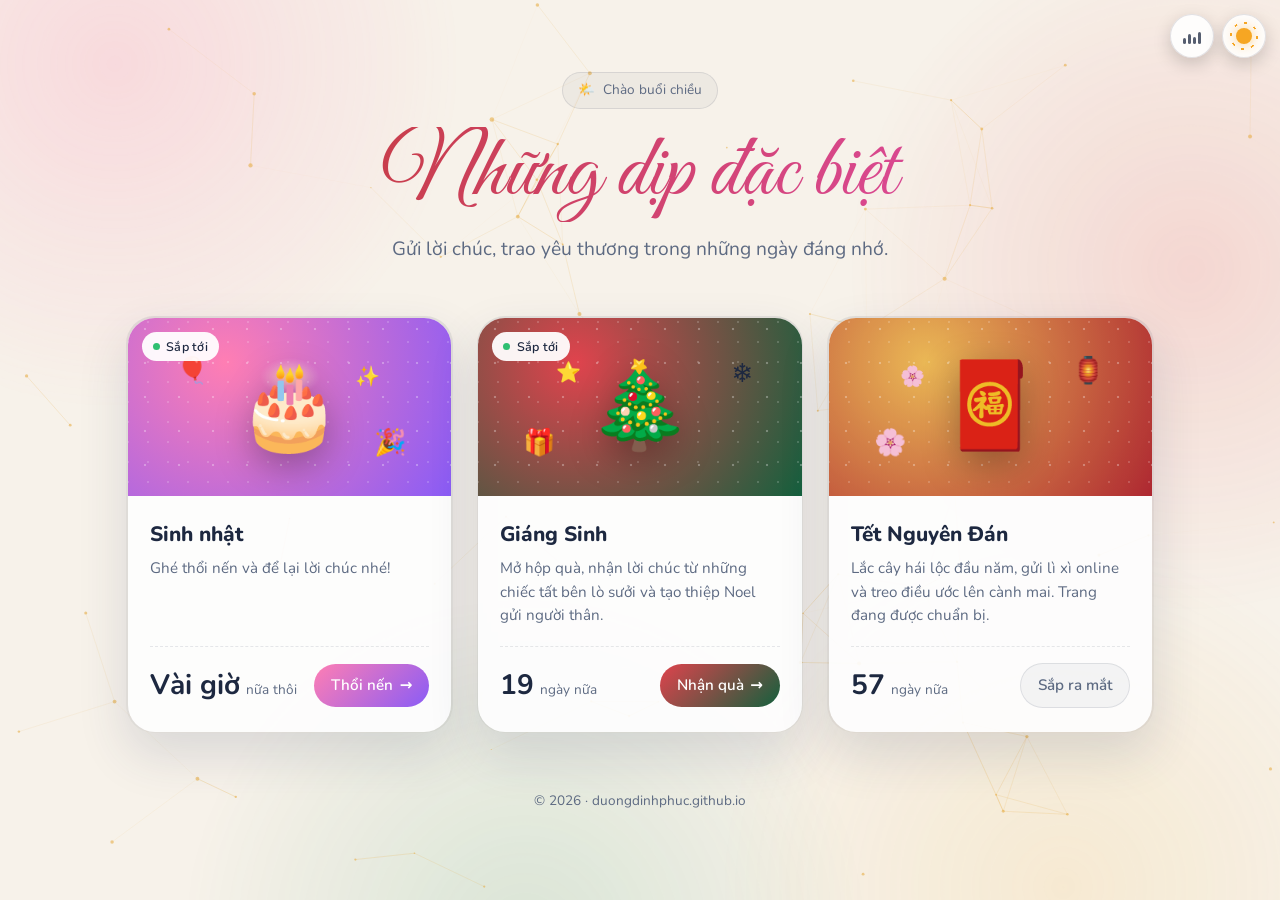
<file: index.html>
<!DOCTYPE html>
<html lang="vi">
<head>
<meta charset="UTF-8">
<meta name="viewport" content="width=device-width, initial-scale=1.0">
<title>Những Dịp Đặc Biệt ✨</title>
<script>
  /* Link thiệp cũ (gửi trước khi trang Giáng Sinh chuyển vào /christmas/) vẫn mở đúng thiệp */
  (function(){var q=location.search;if(/[?&](to|msg|from|theme|font)=/.test(q))location.replace('christmas/'+q+location.hash);})();
</script>
<script src="assets/theme-init.js?v=5"></script>
<link rel="stylesheet" href="assets/site.css?v=5">
<meta name="description" content="Những dịp đặc biệt: gửi lời chúc, trao yêu thương trong những ngày đáng nhớ.">
<meta property="og:type" content="website">
<meta property="og:url" content="https://duongdinhphuc.github.io/">
<meta property="og:title" content="Những Dịp Đặc Biệt ✨">
<meta property="og:description" content="Gửi lời chúc, trao yêu thương trong những ngày đáng nhớ ✨">
<meta property="og:image" content="https://duongdinhphuc.github.io/og-image.png">
<meta property="og:image:width" content="1200">
<meta property="og:image:height" content="630">
<meta property="og:locale" content="vi_VN">
<meta name="twitter:card" content="summary_large_image">
<meta name="twitter:image" content="https://duongdinhphuc.github.io/og-image.png">
<link rel="icon" href="data:image/svg+xml,<svg xmlns='http://www.w3.org/2000/svg' viewBox='0 0 100 100'><text y='.9em' font-size='90'>✨</text></svg>">
<link rel="preconnect" href="https://fonts.googleapis.com">
<link rel="preconnect" href="https://fonts.gstatic.com" crossorigin>
<link href="https://fonts.googleapis.com/css2?family=Nunito:wght@400;500;600;700;800&family=Dancing+Script:wght@600;700&family=Great+Vibes&display=swap" rel="stylesheet">
<style>
  @property --ang{syntax:"<angle>";inherits:false;initial-value:0deg}
  :root{
    --bg:#0b1324;--surface:rgba(21,31,58,.86);--surface2:rgba(255,255,255,.05);
    --line:rgba(255,255,255,.10);--text:#f6f1e7;--muted:#a3afc5;--shadow:0 22px 50px rgba(0,0,0,.35);
    --t1:#ffd98a;--t2:#ff9fb8;--t3:#9fd3ff;--spark:255,236,180;--blob:.55;
  }
  @media (prefers-color-scheme: light){:root:not([data-theme="dark"]){
    --bg:#f7f2ea;--surface:rgba(255,255,255,.92);--surface2:rgba(20,30,60,.04);
    --line:rgba(20,30,60,.10);--text:#1d2840;--muted:#5d6a82;--shadow:0 22px 50px rgba(40,60,100,.14);
    --t1:#c0392b;--t2:#d9488f;--t3:#7a4cf0;--spark:230,170,60;--blob:.35}}
  :root[data-theme="light"]{
    --bg:#f7f2ea;--surface:rgba(255,255,255,.92);--surface2:rgba(20,30,60,.04);
    --line:rgba(20,30,60,.10);--text:#1d2840;--muted:#5d6a82;--shadow:0 22px 50px rgba(40,60,100,.14);
    --t1:#c0392b;--t2:#d9488f;--t3:#7a4cf0;--spark:230,170,60;--blob:.35}

  *{box-sizing:border-box;margin:0;padding:0}
  body{font-family:var(--font-body);font-size:var(--fs-body);line-height:var(--lh-body);color:var(--text);background:var(--bg);min-height:100vh;overflow-x:hidden}

  /* ---------- Nền: các đốm màu trôi chậm + lấp lánh ---------- */
  .bg{position:fixed;inset:0;z-index:-1;pointer-events:none;overflow:hidden}
  #sky{position:absolute;inset:0;width:100%;height:100%}
  #fx{position:fixed;inset:0;width:100%;height:100%;pointer-events:none;z-index:40}
  .blob{position:absolute;width:62vmax;height:62vmax;border-radius:50%;opacity:var(--blob);will-change:transform;
        background:radial-gradient(circle,var(--bc) 0%,transparent 62%);animation:drift var(--t) ease-in-out infinite alternate}
  .b1{--bc:rgba(255,120,170,.55);left:-22vmax;top:-26vmax;--t:22s}
  .b2{--bc:rgba(230,60,70,.42);right:-24vmax;top:-10vmax;--t:27s;animation-delay:-8s}
  .b3{--bc:rgba(40,150,95,.40);left:10vmax;bottom:-34vmax;--t:25s;animation-delay:-14s}
  .b4{--bc:rgba(246,183,60,.38);right:-14vmax;bottom:-30vmax;--t:30s;animation-delay:-4s}
  @keyframes drift{0%{transform:translate(0,0) scale(1)}50%{transform:translate(6vmax,4vmax) scale(1.08)}100%{transform:translate(-4vmax,7vmax) scale(.95)}}
  .sp{position:absolute;border-radius:50%;background:rgb(var(--spark));opacity:0;will-change:transform,opacity;
      animation:float var(--t) linear infinite;animation-delay:var(--d)}
  @keyframes float{0%{transform:translateY(0) scale(.6);opacity:0}15%{opacity:.8}85%{opacity:.6}100%{transform:translateY(-60vh) scale(1);opacity:0}}

  .wrap{max-width:1060px;margin:0 auto;padding:72px 16px 48px}

  /* ---------- Phần đầu ---------- */
  header{text-align:center;margin-bottom:52px}
  .hello{display:inline-flex;align-items:center;gap:.5rem;font-size:var(--fs-label);color:var(--muted);background:var(--surface2);
         border:1px solid var(--line);padding:.4rem .95rem;border-radius:999px;margin-bottom:18px}
  .hello .ico{display:inline-block;animation:wave 2.6s ease-in-out infinite;transform-origin:70% 70%}
  @keyframes wave{0%,60%,100%{transform:rotate(0)}10%{transform:rotate(14deg)}20%{transform:rotate(-8deg)}30%{transform:rotate(12deg)}40%{transform:rotate(-4deg)}}
  h1{font-family:var(--font-display);font-weight:400;font-size:var(--fs-display);line-height:1.08;padding:0 .1em;
     background:linear-gradient(100deg,var(--t1) 0%,var(--t2) 30%,var(--t3) 50%,var(--t2) 70%,var(--t1) 100%);background-size:250% 100%;
     -webkit-background-clip:text;background-clip:text;color:transparent;animation:shine 7s linear infinite}
  @keyframes shine{to{background-position:-250% 0}}
  .lead{color:var(--muted);font-size:var(--fs-lead);max-width:520px;margin:12px auto 0;line-height:1.6}

  /* ---------- Ô các dịp ---------- */
  .grid{display:grid;grid-template-columns:repeat(auto-fit,minmax(280px,1fr));gap:24px;perspective:1100px}
  .tile{position:relative;display:block;text-decoration:none;color:inherit;border-radius:28px;padding:1.5px;
        background:var(--line);box-shadow:var(--shadow);transform-style:preserve-3d;outline:none;
        transform:rotateX(var(--rx,0deg)) rotateY(var(--ry,0deg)) translateY(var(--ty,0px));
        transition:transform .45s cubic-bezier(.2,.8,.2,1),box-shadow .35s}
  .tile.live{transition:transform .08s linear,box-shadow .35s}
  /* viền phát sáng xoay khi rê chuột */
  .tile::before{content:"";position:absolute;inset:0;border-radius:inherit;padding:1.5px;opacity:0;transition:opacity .35s;
        background:conic-gradient(from var(--ang),var(--c1),var(--c3),var(--c2),var(--c1));
        -webkit-mask:linear-gradient(#000 0 0) content-box,linear-gradient(#000 0 0);-webkit-mask-composite:xor;mask-composite:exclude}
  .tile:hover,.tile:focus-visible{--ty:-8px;box-shadow:0 30px 60px color-mix(in srgb,var(--c1) 30%,transparent)}
  .tile:hover::before,.tile:focus-visible::before{opacity:1;animation:spinb 3s linear infinite}
  @keyframes spinb{to{--ang:360deg}}
  .card{position:relative;display:flex;flex-direction:column;height:100%;background:var(--surface);border-radius:27px;overflow:hidden}
  /* ánh sáng chạy theo con trỏ */
  .glare{position:absolute;inset:0;z-index:3;pointer-events:none;opacity:0;transition:opacity .3s;mix-blend-mode:soft-light;
         background:radial-gradient(420px circle at var(--gx,50%) var(--gy,50%),rgba(255,255,255,.55),transparent 45%)}
  .tile:hover .glare{opacity:1}

  .art{position:relative;height:178px;display:grid;place-items:center;overflow:hidden;background:radial-gradient(circle at 30% 25%,var(--c1),var(--c2))}
  .art::before{content:"";position:absolute;inset:-40px 0 0;background-image:radial-gradient(circle,rgba(255,255,255,.6) 1.2px,transparent 1.6px),radial-gradient(circle,rgba(255,255,255,.35) 1px,transparent 1.4px);
       background-size:34px 34px,20px 20px;background-position:0 0,10px 14px;opacity:.5;will-change:transform;animation:dots 9s linear infinite}
  @keyframes dots{to{transform:translateY(34px)}}
  .art::after{content:"";position:absolute;left:-30%;top:0;width:30%;height:100%;z-index:2;pointer-events:none;
       background:linear-gradient(100deg,transparent,rgba(255,255,255,.35),transparent);transform:skewX(-18deg) translateX(0);opacity:0}
  .tile:hover .art::after{animation:sweep .9s ease-out}
  @keyframes sweep{0%{opacity:1;transform:skewX(-18deg) translateX(0)}100%{opacity:1;transform:skewX(-18deg) translateX(560%)}}
  .emo{font-size:84px;line-height:1;position:relative;z-index:1;filter:drop-shadow(0 12px 18px rgba(0,0,0,.3));
       animation:bob 3.2s ease-in-out infinite;transform:translateZ(40px)}
  @keyframes bob{0%,100%{translate:0 0}50%{translate:0 -8px}}
  .tile:hover .emo{animation-duration:1.2s}
  .mini{position:absolute;font-size:26px;z-index:1;animation:hover var(--t,4s) ease-in-out infinite;animation-delay:var(--d,0s)}
  @keyframes hover{0%,100%{transform:translate(0,0) rotate(0)}50%{transform:translate(4px,-10px) rotate(10deg)}}
  .badge{position:absolute;top:14px;left:14px;z-index:2;font-size:var(--fs-small);font-weight:600;letter-spacing:.02em;
         background:rgba(255,255,255,.94);color:#1d2840;padding:.3rem .7rem;border-radius:999px;display:inline-flex;align-items:center;gap:.4rem}
  .badge .dot{width:7px;height:7px;border-radius:50%;background:#2fbf71;animation:ping 1.6s ease-out infinite}
  @keyframes ping{0%{box-shadow:0 0 0 0 rgba(47,191,113,.55)}100%{box-shadow:0 0 0 8px rgba(47,191,113,0)}}

  .body{padding:22px 22px 24px;display:flex;flex-direction:column;flex:1}
  .card h2{font-family:var(--font-heading);font-size:var(--fs-h3);font-weight:var(--fw-heading);margin-bottom:6px}
  .card p{color:var(--muted);font-size:var(--fs-body-sm);line-height:1.55;flex:1}
  .meta{display:flex;align-items:center;justify-content:space-between;gap:10px;margin-top:18px;padding-top:16px;border-top:1px dashed var(--line)}
  .count{display:flex;align-items:baseline;gap:6px}
  .count b{font-family:var(--font-heading);font-size:1.75rem;font-weight:700;font-variant-numeric:tabular-nums;color:var(--text)}
  .count span{color:var(--muted);font-size:var(--fs-label)}
  .go{display:inline-flex;align-items:center;gap:.4rem;font-weight:600;font-size:var(--fs-button);color:#fff;padding:.58rem 1.05rem;border-radius:999px;
      background:linear-gradient(135deg,var(--c1),var(--c2));white-space:nowrap;transition:gap .25s,box-shadow .25s}
  .tile:hover .go{gap:.75rem;box-shadow:0 8px 20px color-mix(in srgb,var(--c1) 45%,transparent)}
  .soon{cursor:default}
  .soon .art{filter:saturate(.8)}
  .soon .go{background:var(--surface2);color:var(--muted);border:1px solid var(--line)}
  .soon.shake{animation:shake .45s}
  @keyframes shake{20%{translate:-7px 0}40%{translate:6px 0}60%{translate:-4px 0}80%{translate:2px 0}}

  .bday{--c1:#ff7eb3;--c2:#8a5cf6;--c3:#ffd166}
  .xmas{--c1:#e0434d;--c2:#14603d;--c3:#f2c14e}
  .tet{--c1:#f6b73c;--c2:#c8202c;--c3:#ff8fa3}


  /* hiện dần khi tải trang (chờ màn mở đầu xong mới chạy) */
  .rise{opacity:0}
  body.ready .rise{animation:rise .8s cubic-bezier(.2,.8,.2,1) forwards;animation-delay:var(--rd,0s)}
  @keyframes rise{from{opacity:0;transform:translateY(26px)}to{opacity:1;transform:none}}
  body.ready .grid>.rise{animation-name:riseTile}
  @keyframes riseTile{from{opacity:0;translate:0 34px}to{opacity:1;translate:0 0}}

  /* ---------- Cửa dịch chuyển ---------- */
  .portal{position:fixed;inset:0;z-index:90;pointer-events:all;
          background:radial-gradient(circle at var(--x) var(--y),var(--c1) 0%,var(--c2) 75%);
          clip-path:circle(0px at var(--x) var(--y));animation:portalOpen .78s cubic-bezier(.7,0,.25,1) forwards}
  @keyframes portalOpen{to{clip-path:circle(var(--r) at var(--x) var(--y))}}
  .portal::before{content:"";position:absolute;inset:-40px 0 0;opacity:.45;
          background-image:radial-gradient(circle,rgba(255,255,255,.7) 1.3px,transparent 1.7px),radial-gradient(circle,rgba(255,255,255,.4) 1px,transparent 1.4px);
          background-size:34px 34px,20px 20px;background-position:0 0,10px 14px;animation:dots 3s linear infinite}
  .portal::after{content:"";position:absolute;inset:0;background:radial-gradient(circle at 50% 46%,rgba(255,255,255,.55),transparent 40%);opacity:0;animation:pglow .9s .35s ease-out forwards}
  @keyframes pglow{to{opacity:1}}
  .portal .ring{position:absolute;left:var(--x);top:var(--y);width:20px;height:20px;margin:-10px 0 0 -10px;border-radius:50%;
          border:2px solid var(--c3);opacity:.9;animation:pring .9s cubic-bezier(.2,.8,.2,1) forwards}
  .portal .ring.r2{animation-delay:.12s;border-color:#fff}
  @keyframes pring{to{transform:scale(60);opacity:0}}
  .portal .pname{position:absolute;left:0;right:0;top:calc(50% + 70px);text-align:center;color:#fff;
          font:400 clamp(2.6rem,9vw,4rem)/1 "Great Vibes",cursive;text-shadow:0 4px 24px rgba(0,0,0,.25);
          opacity:0;transform:translateY(14px);animation:pname .5s .38s cubic-bezier(.2,.8,.2,1) forwards}
  @keyframes pname{to{opacity:1;transform:none}}
  .portal.through{animation:portalOpen .78s cubic-bezier(.7,0,.25,1) forwards,pfade .26s .02s ease-in forwards}
  @keyframes pfade{to{filter:brightness(1.6)}}
  .pemo{position:fixed;z-index:91;line-height:1;pointer-events:none;will-change:transform;filter:drop-shadow(0 14px 24px rgba(0,0,0,.35));
        animation:pemo .72s cubic-bezier(.5,0,.2,1) forwards}
  @keyframes pemo{0%{transform:translate(0,0) scale(1)}60%{transform:translate(var(--dx),var(--dy)) scale(2.1) rotate(-8deg)}100%{transform:translate(var(--dx),var(--dy)) scale(1.9) rotate(0)}}
  .pemo.through{animation:pthrough .26s ease-in forwards}
  @keyframes pthrough{from{transform:translate(var(--dx),var(--dy)) scale(1.9)}to{transform:translate(var(--dx),var(--dy)) scale(9);opacity:0}}

  /* pháo hoa biểu tượng khi bấm */
  .pop{position:fixed;z-index:50;pointer-events:none;font-size:var(--s);left:0;top:0;will-change:transform,opacity;
       animation:pop .8s cubic-bezier(.15,.7,.3,1) forwards}
  @keyframes pop{0%{transform:translate(var(--x0),var(--y0)) scale(.3);opacity:1}100%{transform:translate(var(--x1),var(--y1)) rotate(var(--r)) scale(1);opacity:0}}
  .toast{position:fixed;left:50%;bottom:28px;z-index:60;transform:translate(-50%,120px);opacity:0;transition:transform .35s cubic-bezier(.2,.8,.2,1),opacity .35s;
         background:var(--text);color:var(--bg);padding:.7rem 1.2rem;border-radius:999px;font-size:.92rem;font-weight:500;box-shadow:var(--shadow)}
  .toast.show{transform:translate(-50%,0);opacity:1}

  footer{text-align:center;color:var(--muted);font-size:var(--fs-label);margin-top:56px;line-height:1.7}


  @media (max-width:520px){.wrap{padding-top:52px}.art{height:156px}.emo{font-size:70px}}
  @media (prefers-reduced-motion: reduce){*,*::before,*::after{animation:none!important;transition:none!important}.rise{opacity:1}}
</style>
</head>
<body class="ready">
<div class="bg" id="bg" aria-hidden="true"><div class="blob b1"></div><div class="blob b2"></div><div class="blob b3"></div><div class="blob b4"></div><canvas id="sky"></canvas></div>
<canvas id="fx" aria-hidden="true"></canvas>

<div class="wrap">
  <header>
    <div class="hello rise"><span class="ico" id="hiIco">✨</span><span id="hi">Xin chào</span></div>
    <h1 class="rise" style="--rd:.08s">Những dịp đặc biệt</h1>
    <p class="lead rise" style="--rd:.16s">Gửi lời chúc, trao yêu thương trong những ngày đáng nhớ.</p>
  </header>

  <main class="grid">
    <a class="tile bday rise" style="--rd:.25s" href="birthday/" data-m="12" data-d="5" data-pop="🎈 🎉 🎁 ✨ 🎂 💖">
      <div class="card">
        <div class="glare"></div>
        <div class="art">
          <span class="badge" hidden><span class="dot"></span><span class="bt">Sắp tới</span></span>
          <span class="mini" style="top:18%;left:15%;--t:4.2s">🎈</span><span class="mini" style="bottom:18%;right:14%;--t:3.6s;--d:-1s">🎉</span>
          <span class="mini" style="top:24%;right:22%;font-size:20px;--t:5s;--d:-2s">✨</span>
          <span class="emo">🎂</span>
        </div>
        <div class="body">
          <h2>Sinh nhật</h2>
          <p>Ghé thổi nến và để lại lời chúc nhé!</p>
          <div class="meta"><div class="count"><b>–</b><span>ngày nữa</span></div><span class="go">Thổi nến <span aria-hidden="true">→</span></span></div>
        </div>
      </div>
    </a>

    <a class="tile xmas rise" style="--rd:.37s" href="christmas/" data-m="12" data-d="25" data-pop="❄️ ⭐ 🎄 🎁 ✨ 🔔">
      <div class="card">
        <div class="glare"></div>
        <div class="art">
          <span class="badge" hidden><span class="dot"></span><span class="bt">Sắp tới</span></span>
          <span class="mini" style="top:20%;right:15%;--t:4.6s">❄️</span><span class="mini" style="bottom:18%;left:14%;--t:3.8s;--d:-1.4s">🎁</span>
          <span class="mini" style="top:22%;left:24%;font-size:20px;--t:5.2s;--d:-2.5s">⭐</span>
          <span class="emo">🎄</span>
        </div>
        <div class="body">
          <h2>Giáng Sinh</h2>
          <p>Mở hộp quà, nhận lời chúc từ những chiếc tất bên lò sưởi và tạo thiệp Noel gửi người thân.</p>
          <div class="meta"><div class="count"><b>–</b><span>ngày nữa</span></div><span class="go">Nhận quà <span aria-hidden="true">→</span></span></div>
        </div>
      </div>
    </a>

    <div class="tile tet soon rise" style="--rd:.49s" data-date="2027-02-06" data-pop="🌸 🧧 🏮 ✨" tabindex="0" role="button" aria-label="Tết Nguyên Đán, sắp ra mắt">
      <div class="card">
        <div class="glare"></div>
        <div class="art">
          <span class="mini" style="top:18%;right:15%;--t:4.4s">🏮</span><span class="mini" style="bottom:18%;left:14%;--t:3.9s;--d:-1.2s">🌸</span>
          <span class="mini" style="top:24%;left:22%;font-size:20px;--t:5s;--d:-2.2s">🌸</span>
          <span class="emo">🧧</span>
        </div>
        <div class="body">
          <h2>Tết Nguyên Đán</h2>
          <p>Lắc cây hái lộc đầu năm, gửi lì xì online và treo điều ước lên cành mai. Trang đang được chuẩn bị.</p>
          <div class="meta"><div class="count"><b>–</b><span>ngày nữa</span></div><span class="go">Sắp ra mắt</span></div>
        </div>
      </div>
    </div>
  </main>

  <footer class="rise" style="--rd:.6s">© <span id="y">2026</span> · duongdinhphuc.github.io</footer>
</div>
<div class="toast" id="toast" role="status" aria-live="polite"></div>

<script src="assets/site.js?v=5"></script>
<script>
const reduce=matchMedia('(prefers-reduced-motion: reduce)').matches;
/* Chạy fn khi trang chủ đã hiện (sau màn mở đầu, hoặc ngay nếu không có màn mở đầu) */
function whenReady(fn){if(document.body.classList.contains('ready'))fn();else addEventListener('pageready',fn,{once:true})}
/* Hiện dần xong thì bỏ class .rise, để các animation khác (rung, nghiêng) không bị ảnh hưởng */
document.querySelectorAll('.rise').forEach(el=>el.addEventListener('animationend',e=>{
  if(e.target===el&&(e.animationName==='rise'||e.animationName==='riseTile'))el.classList.remove('rise')}));

/* Lời chào theo giờ: cập nhật theo thời gian thực (kiểm tra mỗi 30 giây, đổi chữ có hiệu ứng mờ) */
(function(){
  const ico=document.getElementById('hiIco'),hi=document.getElementById('hi'),box=hi.parentElement;let cur='';
  const pick=h=>h<5?['🌙','Khuya rồi, ngủ ngon nhé']:h<11?['☀️','Chào buổi sáng']:h<13?['🍚','Chào buổi trưa']:h<18?['🌤️','Chào buổi chiều']:['🌙','Chào buổi tối'];
  function update(){
    const [i,t]=pick(new Date().getHours());if(t===cur)return;
    const first=!cur;cur=t;
    if(first||reduce){ico.textContent=i;hi.textContent=t;return}
    box.animate([{opacity:1},{opacity:0}],{duration:250,fill:'forwards'}).onfinish=()=>{ico.textContent=i;hi.textContent=t;box.animate([{opacity:0},{opacity:1}],{duration:350,fill:'forwards'})};
  }
  update();setInterval(update,30000);
  document.addEventListener('visibilitychange',()=>{if(!document.hidden)update()});   // quay lại tab là cập nhật ngay
  document.getElementById('y').textContent=new Date().getFullYear();
})();

/* Đếm ngược ngày cho từng dịp (số chạy lên khi tải trang) */
(function(){
  const DAY=864e5,today=new Date();today.setHours(0,0,0,0);
  document.querySelectorAll('.tile').forEach((tile,i)=>{
    if(!tile.dataset.date&&!tile.dataset.m)return;   // ô không có ngày cố định (Sinh nhật)
    let target;
    if(tile.dataset.date){const [y,m,d]=tile.dataset.date.split('-').map(Number);target=new Date(y,m-1,d)}
    else{target=new Date(today.getFullYear(),+tile.dataset.m-1,+tile.dataset.d);if(target<today)target.setFullYear(target.getFullYear()+1)}
    const isDay=target.getTime()===today.getTime(),days=isDay?0:Math.floor((target-Date.now())/DAY),b=tile.querySelector('.count b'),s=tile.querySelector('.count span'),badge=tile.querySelector('.badge');
    if(badge&&days<=31){badge.hidden=false;if(isDay)badge.querySelector('.bt').textContent='Hôm nay'}
    if(isDay){b.textContent='Hôm nay!';s.textContent='🎉';return}
    if(days===0){b.textContent='Vài giờ';s.textContent='nữa thôi';return}
    if(reduce){b.textContent=days;return}
    b.textContent='0';
    whenReady(()=>{const t0=performance.now()+400+i*120,dur=1000;
      const step=t=>{const p=Math.min(Math.max((t-t0)/dur,0),1),e=1-Math.pow(1-p,3);b.textContent=Math.round(days*e);if(p<1)requestAnimationFrame(step)};
      requestAnimationFrame(step)});
  });
})();

/* Lấp lánh bay nhẹ ở nền */
(function(){
  if(reduce)return;
  const bg=document.getElementById('bg'),n=innerWidth<600?14:26;let h='';
  for(let i=0;i<n;i++){const s=(2+Math.random()*3).toFixed(1);
    h+=`<i class="sp" style="left:${(Math.random()*100).toFixed(1)}%;top:${(60+Math.random()*45).toFixed(1)}%;width:${s}px;height:${s}px;--t:${(9+Math.random()*9).toFixed(1)}s;--d:-${(Math.random()*18).toFixed(1)}s"></i>`}
  bg.insertAdjacentHTML('beforeend',h);
})();

/* Nghiêng 3D + ánh sáng theo con trỏ (chỉ trên máy có chuột) */
(function(){
  if(reduce||!matchMedia('(hover: hover) and (pointer: fine)').matches)return;
  document.querySelectorAll('.tile').forEach(tile=>{
    let raf=0,ev=null;
    const apply=()=>{raf=0;const r=tile.getBoundingClientRect(),x=(ev.clientX-r.left)/r.width,y=(ev.clientY-r.top)/r.height;
      tile.style.setProperty('--ry',((x-.5)*12).toFixed(2)+'deg');tile.style.setProperty('--rx',((.5-y)*10).toFixed(2)+'deg');
      tile.style.setProperty('--gx',(x*100).toFixed(1)+'%');tile.style.setProperty('--gy',(y*100).toFixed(1)+'%')};
    tile.addEventListener('pointerenter',()=>{tile.classList.add('live')});
    tile.addEventListener('pointermove',e=>{ev=e;if(!raf)raf=requestAnimationFrame(apply)});
    tile.addEventListener('pointerleave',()=>{cancelAnimationFrame(raf);raf=0;tile.classList.remove('live');
      tile.style.setProperty('--rx','0deg');tile.style.setProperty('--ry','0deg')});
  });
})();

/* Bấm vào ô: bung biểu tượng rồi mới chuyển trang */
function burst(x,y,list){
  if(reduce)return;const n=16;let h='';
  for(let i=0;i<n;i++){const a=Math.random()*Math.PI*2,d=70+Math.random()*120,e=list[i%list.length];
    h+=`<span class="pop" style="--s:${(18+Math.random()*16)|0}px;--x0:${x-12}px;--y0:${y-12}px;--x1:${(x-12+Math.cos(a)*d)|0}px;--y1:${(y-12+Math.sin(a)*d-40)|0}px;--r:${(Math.random()*240-120)|0}deg">${e}</span>`}
  document.body.insertAdjacentHTML('beforeend',h);
  setTimeout(()=>document.querySelectorAll('.pop').forEach(p=>p.remove()),850);
}
let toastT=0;
function toast(msg){const t=document.getElementById('toast');t.textContent=msg;t.classList.add('show');clearTimeout(toastT);toastT=setTimeout(()=>t.classList.remove('show'),2200)}
document.querySelectorAll('.tile').forEach(tile=>{
  const list=(tile.dataset.pop||'✨').split(' ');
  const pt=e=>{if(e.clientX||e.clientY)return[e.clientX,e.clientY];const r=tile.getBoundingClientRect();return[r.left+r.width/2,r.top+r.height/3]};
  if(tile.classList.contains('soon')){
    const soon=e=>{const [x,y]=pt(e);burst(x,y,list);tile.classList.remove('shake');void tile.offsetWidth;tile.classList.add('shake');toast('🧧 Trang Tết đang được chuẩn bị, hẹn bạn sớm nhé!')};
    tile.addEventListener('click',soon);
    tile.addEventListener('keydown',e=>{if(e.key==='Enter'||e.key===' '){e.preventDefault();soon(e)}});
    return;
  }
  // rê chuột vào là tải trước trang con, để lúc cửa mở xong trang hiện ra ngay
  const prefetch=()=>{if(tile.dataset.pf)return;tile.dataset.pf=1;const l=document.createElement('link');l.rel='prefetch';l.href=tile.href;document.head.appendChild(l)};
  tile.addEventListener('pointerenter',prefetch);tile.addEventListener('touchstart',prefetch,{passive:true});
  tile.addEventListener('click',e=>{
    if(reduce||e.metaKey||e.ctrlKey||e.shiftKey||e.altKey||e.button!==0)return;   // mở tab mới: không chặn
    e.preventDefault();portal(tile,pt(e));
  });
});

/* =========================================================
   CỬA DỊCH CHUYỂN: vòng màu của ô nở ra tràn màn hình,
   biểu tượng bay vào giữa, phóng to rồi "xuyên qua" sang trang con
   ========================================================= */
let porting=false;
function portal(tile,[x,y]){
  if(porting)return;porting=true;
  const cs=getComputedStyle(tile),c1=cs.getPropertyValue('--c1').trim(),c2=cs.getPropertyValue('--c2').trim(),c3=cs.getPropertyValue('--c3').trim();
  const emo=tile.querySelector('.emo'),er=emo.getBoundingClientRect(),name=tile.querySelector('h2').textContent;
  const W=innerWidth,H=innerHeight,rad=Math.hypot(Math.max(x,W-x),Math.max(y,H-y))+20;
  const p=document.createElement('div');p.className='portal';
  p.style.cssText=`--x:${x}px;--y:${y}px;--r:${rad}px;--c1:${c1};--c2:${c2};--c3:${c3}`;
  p.innerHTML=`<div class="ring"></div><div class="ring r2"></div><div class="pname">${name}</div>`;
  const fe=document.createElement('div');fe.className='pemo';fe.textContent=emo.textContent;
  const fs=parseFloat(getComputedStyle(emo).fontSize);
  fe.style.cssText=`font-size:${fs}px;left:${er.left}px;top:${er.top}px;--dx:${W/2-(er.left+er.width/2)}px;--dy:${H/2-(er.top+er.height/2)-24}px`;
  emo.style.visibility='hidden';
  document.body.append(p,fe);
  // hạt sáng bắn ra theo mép vòng tròn đang nở
  const list=(tile.dataset.pop||'✨').split(' ');let h='';
  for(let i=0;i<14;i++){const a=i/14*Math.PI*2+Math.random()*.3,d=140+Math.random()*160;
    h+=`<span class="pop" style="--s:${(18+Math.random()*14)|0}px;--x0:${x-12}px;--y0:${y-12}px;--x1:${(x-12+Math.cos(a)*d)|0}px;--y1:${(y-12+Math.sin(a)*d)|0}px;--r:${(Math.random()*240-120)|0}deg;z-index:92">${list[i%list.length]}</span>`}
  document.body.insertAdjacentHTML('beforeend',h);
  try{navigator.vibrate&&navigator.vibrate(12)}catch(e){}
  setTimeout(()=>{fe.classList.add('through');p.classList.add('through')},760);
  setTimeout(()=>{location.href=tile.href},1000);
}
/* Quay lại bằng nút Back (trang được lấy từ bộ nhớ đệm): dọn cửa dịch chuyển và trạng thái hover */
addEventListener('pageshow',e=>{if(!e.persisted)return;porting=false;
  document.querySelectorAll('.portal,.pemo,.pop').forEach(n=>n.remove());
  document.querySelectorAll('.emo').forEach(n=>n.style.visibility='');
  document.querySelectorAll('.tile').forEach(t=>{t.classList.remove('live');t.style.setProperty('--rx','0deg');t.style.setProperty('--ry','0deg')})});

/* =========================================================
   BẦU TRỜI SAO TƯƠNG TÁC
   - sao trôi chậm, lấp lánh; sao gần nhau nối thành chòm sao
   - con trỏ: sao gần đó nối dây tới con trỏ và bị hút nhẹ
   - vệt bụi sao vàng theo con trỏ; bấm chỗ trống bung vòng sao
   - thỉnh thoảng có sao băng
   ========================================================= */
(function(){
  if(reduce)return;
  const sky=document.getElementById('sky'),sg=sky.getContext('2d'),fx=document.getElementById('fx'),fg=fx.getContext('2d');
  const small=innerWidth<600,DPR=Math.min(devicePixelRatio||1,small?2:1.5),LINK=small?95:130,PULL=small?120:170;
  let W=0,H=0,stars=[],dust=[],shoot=null,nextShoot=performance.now()+4000,mx=-9999,my=-9999,mOn=false,rgb='255,236,180',light=false;
  const R=(a,b)=>a+Math.random()*(b-a);
  function theme(){rgb=getComputedStyle(document.documentElement).getPropertyValue('--spark').trim()||'255,236,180';
    light=matchMedia('(prefers-color-scheme: light)').matches&&document.documentElement.dataset.theme!=='dark'||document.documentElement.dataset.theme==='light'}
  theme();matchMedia('(prefers-color-scheme: light)').addEventListener('change',theme);window.__skyTheme=theme;
  function size(){W=innerWidth;H=innerHeight;for(const c of [sky,fx]){c.width=W*DPR;c.height=H*DPR}sg.setTransform(DPR,0,0,DPR,0,0);fg.setTransform(DPR,0,0,DPR,0,0);
    const n=Math.round(Math.min(small?42:85,W*H/16000));
    while(stars.length<n)stars.push({x:R(0,W),y:R(0,H),vx:R(-.12,.12),vy:R(-.08,.08),r:R(.7,2),ph:R(0,6.28),sp:R(.01,.03)});stars.length=n}
  size();addEventListener('resize',size);

  // bụi sao vẽ sẵn thành ảnh nhỏ có quầng sáng (nhanh hơn vẽ gradient từng hạt)
  function sprite(col){const c=document.createElement('canvas'),s=32;c.width=c.height=s;const g=c.getContext('2d');
    const gr=g.createRadialGradient(s/2,s/2,0,s/2,s/2,s/2);gr.addColorStop(0,`rgba(${col},1)`);gr.addColorStop(.25,`rgba(${col},.75)`);gr.addColorStop(1,`rgba(${col},0)`);
    g.fillStyle=gr;g.fillRect(0,0,s,s);g.fillStyle='#fff';g.beginPath();g.moveTo(s/2,s*.18);g.lineTo(s*.56,s*.44);g.lineTo(s*.82,s/2);g.lineTo(s*.56,s*.56);g.lineTo(s/2,s*.82);g.lineTo(s*.44,s*.56);g.lineTo(s*.18,s/2);g.lineTo(s*.44,s*.44);g.closePath();g.fill();return c}
  const SPR=['255,217,138','255,159,184','159,211,255','255,255,255'].map(sprite);
  function addDust(x,y,o={}){if(dust.length>220)dust.splice(0,dust.length-220);
    dust.push({x,y,vx:o.vx??R(-.6,.6),vy:o.vy??R(-.9,.2),s:o.s??R(8,16),life:1,dec:o.dec??R(.02,.035),spr:SPR[o.k??((Math.random()*SPR.length)|0)],rot:R(0,6.28),vr:R(-.08,.08)})}

  let last=performance.now();
  function frame(t){
    const dt=Math.min((t-last)/16.67,3);last=t;
    // --- chòm sao ---
    sg.clearRect(0,0,W,H);
    for(const s of stars){
      s.x+=s.vx*dt;s.y+=s.vy*dt;s.ph+=s.sp*dt;
      if(mOn){const dx=mx-s.x,dy=my-s.y,d=Math.hypot(dx,dy);if(d<PULL&&d>1){const f=(1-d/PULL)*.35*dt;s.x+=dx/d*f;s.y+=dy/d*f}}
      if(s.x<-20)s.x=W+20;else if(s.x>W+20)s.x=-20;if(s.y<-20)s.y=H+20;else if(s.y>H+20)s.y=-20;
    }
    sg.lineWidth=1;
    for(let i=0;i<stars.length;i++){const a=stars[i];
      for(let j=i+1;j<stars.length;j++){const b=stars[j],dx=a.x-b.x,dy=a.y-b.y,d2=dx*dx+dy*dy;if(d2>LINK*LINK)continue;
        sg.strokeStyle=`rgba(${rgb},${((1-Math.sqrt(d2)/LINK)*(light?.35:.28)).toFixed(3)})`;sg.beginPath();sg.moveTo(a.x,a.y);sg.lineTo(b.x,b.y);sg.stroke()}
      if(mOn){const dx=a.x-mx,dy=a.y-my,d=Math.hypot(dx,dy);if(d<PULL){sg.strokeStyle=`rgba(${rgb},${((1-d/PULL)*(light?.6:.55)).toFixed(3)})`;sg.beginPath();sg.moveTo(a.x,a.y);sg.lineTo(mx,my);sg.stroke()}}
    }
    for(const s of stars){const tw=.45+.55*Math.sin(s.ph);sg.fillStyle=`rgba(${rgb},${(light?.55:.35+.6*tw).toFixed(3)})`;sg.beginPath();sg.arc(s.x,s.y,s.r*(.8+.35*tw),0,6.283);sg.fill()}
    // --- sao băng ---
    if(!shoot&&t>nextShoot){const fromLeft=Math.random()<.5;shoot={x:fromLeft?R(-50,W*.4):R(W*.6,W+50),y:R(-20,H*.35),vx:(fromLeft?1:-1)*R(9,13),vy:R(3.5,5.5),life:1}}
    if(shoot){shoot.x+=shoot.vx*dt;shoot.y+=shoot.vy*dt;shoot.life-=.012*dt;
      const tx=shoot.x-shoot.vx*12,ty=shoot.y-shoot.vy*12,gr=sg.createLinearGradient(shoot.x,shoot.y,tx,ty);
      gr.addColorStop(0,`rgba(${rgb},${Math.max(0,shoot.life)})`);gr.addColorStop(1,`rgba(${rgb},0)`);
      sg.strokeStyle=gr;sg.lineWidth=2.2;sg.lineCap='round';sg.beginPath();sg.moveTo(shoot.x,shoot.y);sg.lineTo(tx,ty);sg.stroke();
      sg.fillStyle=`rgba(255,255,255,${Math.max(0,shoot.life)})`;sg.beginPath();sg.arc(shoot.x,shoot.y,2.2,0,6.283);sg.fill();
      if(shoot.life<=0||shoot.x<-200||shoot.x>W+200||shoot.y>H+100){shoot=null;nextShoot=t+R(6000,13000)}}
    // --- bụi sao theo con trỏ ---
    fg.clearRect(0,0,W,H);
    if(dust.length){fg.globalCompositeOperation=light?'source-over':'lighter';
      for(const p of dust){p.x+=p.vx*dt;p.y+=p.vy*dt;p.vy+=.02*dt;p.rot+=p.vr*dt;p.life-=p.dec*dt;if(p.life<=0)continue;
        const s=p.s*(.4+.6*p.life);fg.globalAlpha=Math.min(1,p.life*1.4);fg.save();fg.translate(p.x,p.y);fg.rotate(p.rot);fg.drawImage(p.spr,-s/2,-s/2,s,s);fg.restore()}
      fg.globalAlpha=1;fg.globalCompositeOperation='source-over';dust=dust.filter(p=>p.life>0)}
    requestAnimationFrame(frame);
  }
  requestAnimationFrame(frame);

  // con trỏ / ngón tay
  let lx=-1,ly=-1;
  addEventListener('pointermove',e=>{
    mx=e.clientX;my=e.clientY;mOn=e.pointerType==='mouse'||e.buttons>0;
    if(e.pointerType!=='mouse')return;
    const d=lx<0?0:Math.hypot(mx-lx,my-ly);if(lx>=0&&d<8)return;lx=mx;ly=my;
    for(let i=0;i<Math.min(3,1+(d/30|0));i++)addDust(mx+R(-5,5),my+R(-5,5),{s:R(6,13)});
  },{passive:true});
  addEventListener('pointerleave',()=>{mOn=false});
  document.addEventListener('mouseleave',()=>{mOn=false});
  addEventListener('pointerup',e=>{if(e.pointerType!=='mouse')mOn=false});
  // bấm chỗ trống: một vòng sao bung ra (bấm vào ô thì đã có cửa dịch chuyển)
  addEventListener('pointerdown',e=>{
    if(e.target.closest&&e.target.closest('a,button,.tile,input,textarea'))return;
    for(let i=0;i<18;i++){const a=i/18*6.283,sp=R(2.6,4.2);addDust(e.clientX,e.clientY,{vx:Math.cos(a)*sp,vy:Math.sin(a)*sp,s:R(10,18),dec:R(.016,.024)})}
    for(let i=0;i<8;i++)addDust(e.clientX,e.clientY,{vx:R(-1.5,1.5),vy:R(-2.5,-.5),s:R(12,20),k:0,dec:R(.014,.02)});
  });
})();

/* Nút ngày/đêm + nhạc dùng chung (assets/site.js); đổi ngày/đêm thì bầu trời sao đổi màu theo */
Site.init({home:true,onTheme:()=>window.__skyTheme&&window.__skyTheme()});
</script>
</body>
</html>
</file>
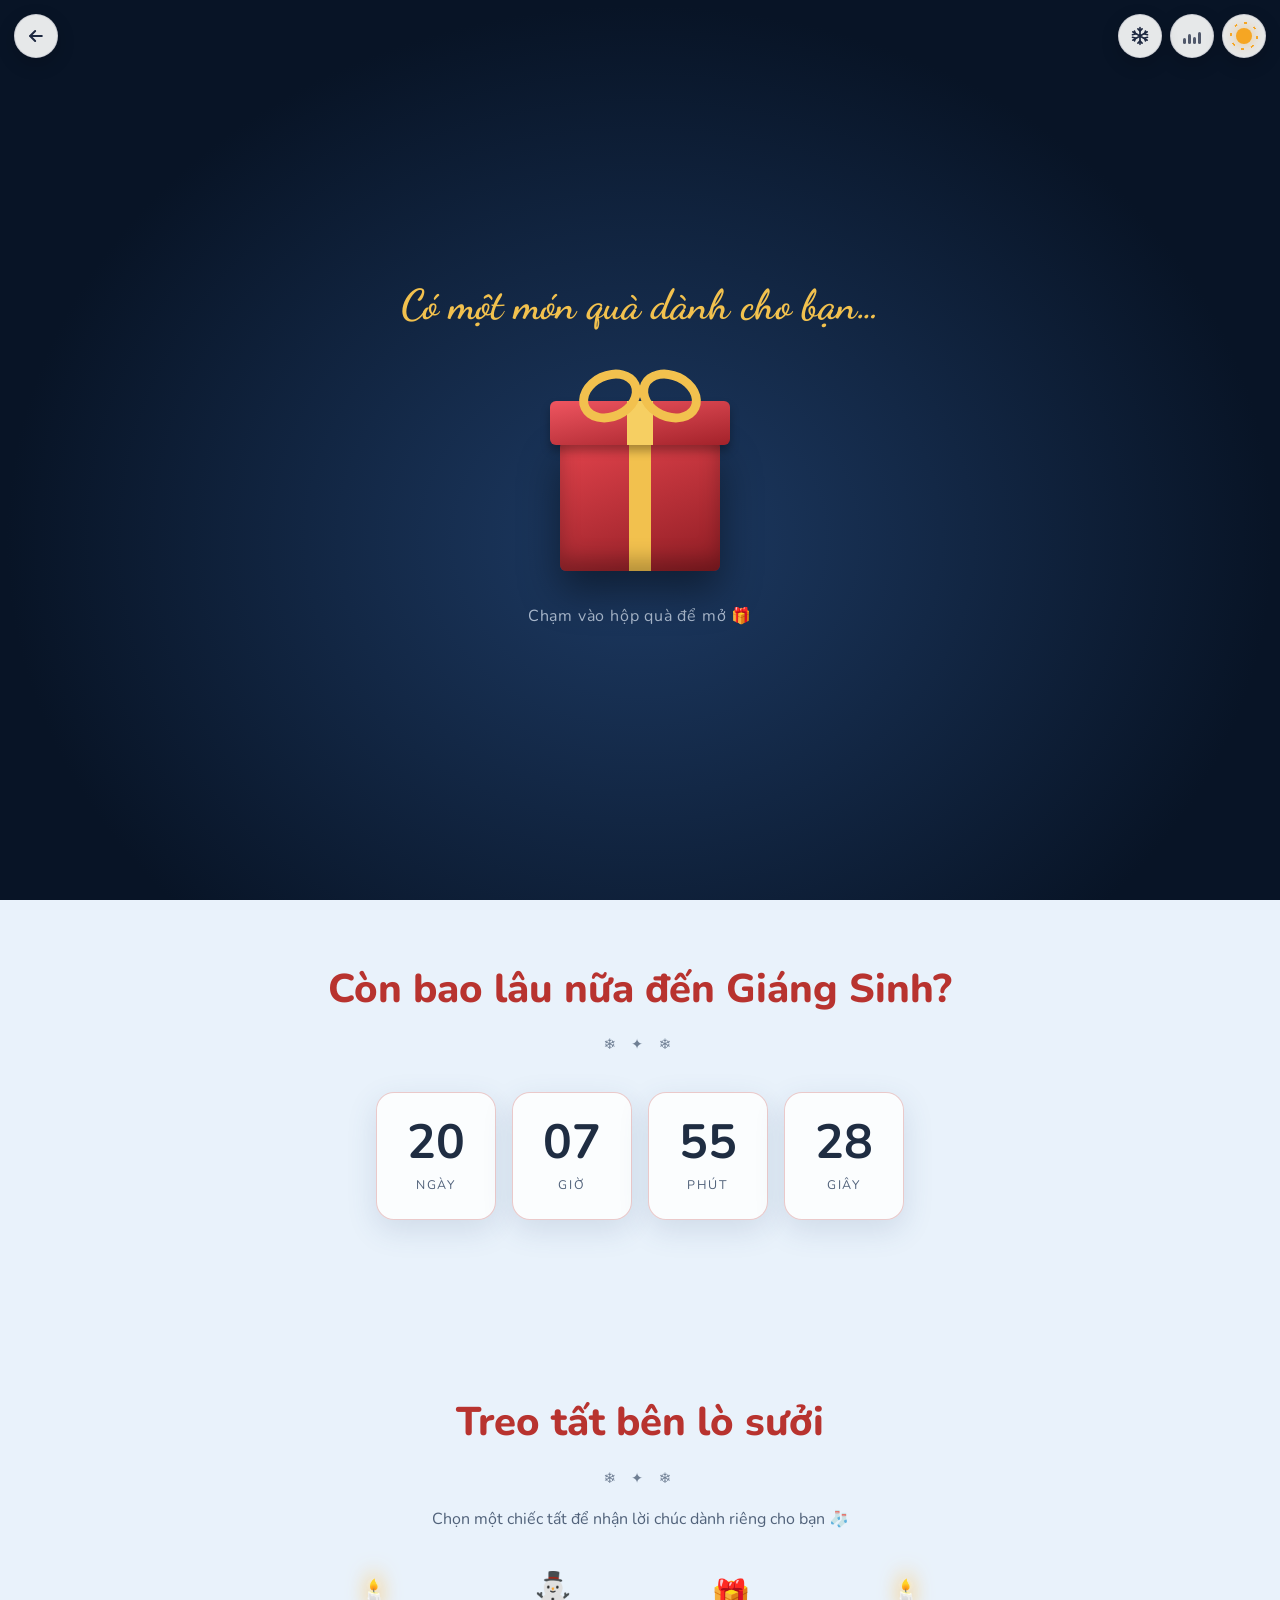
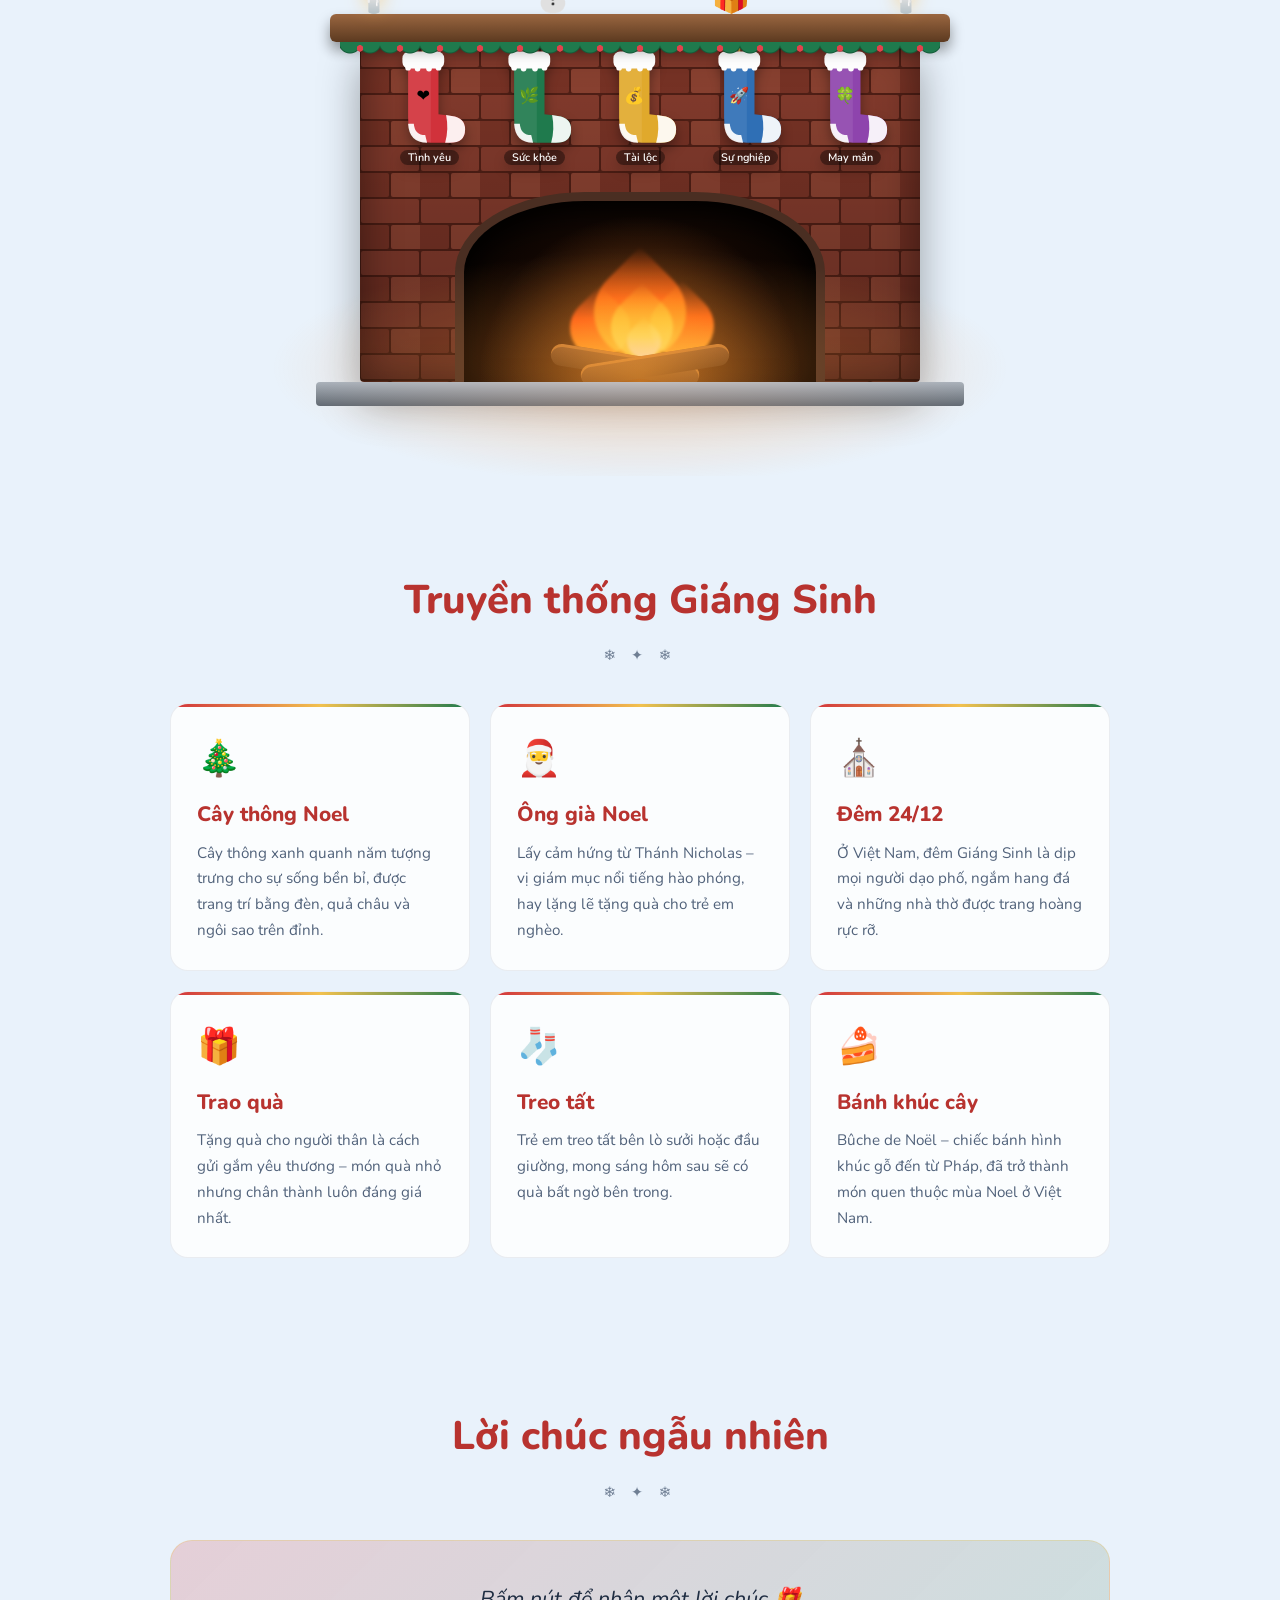
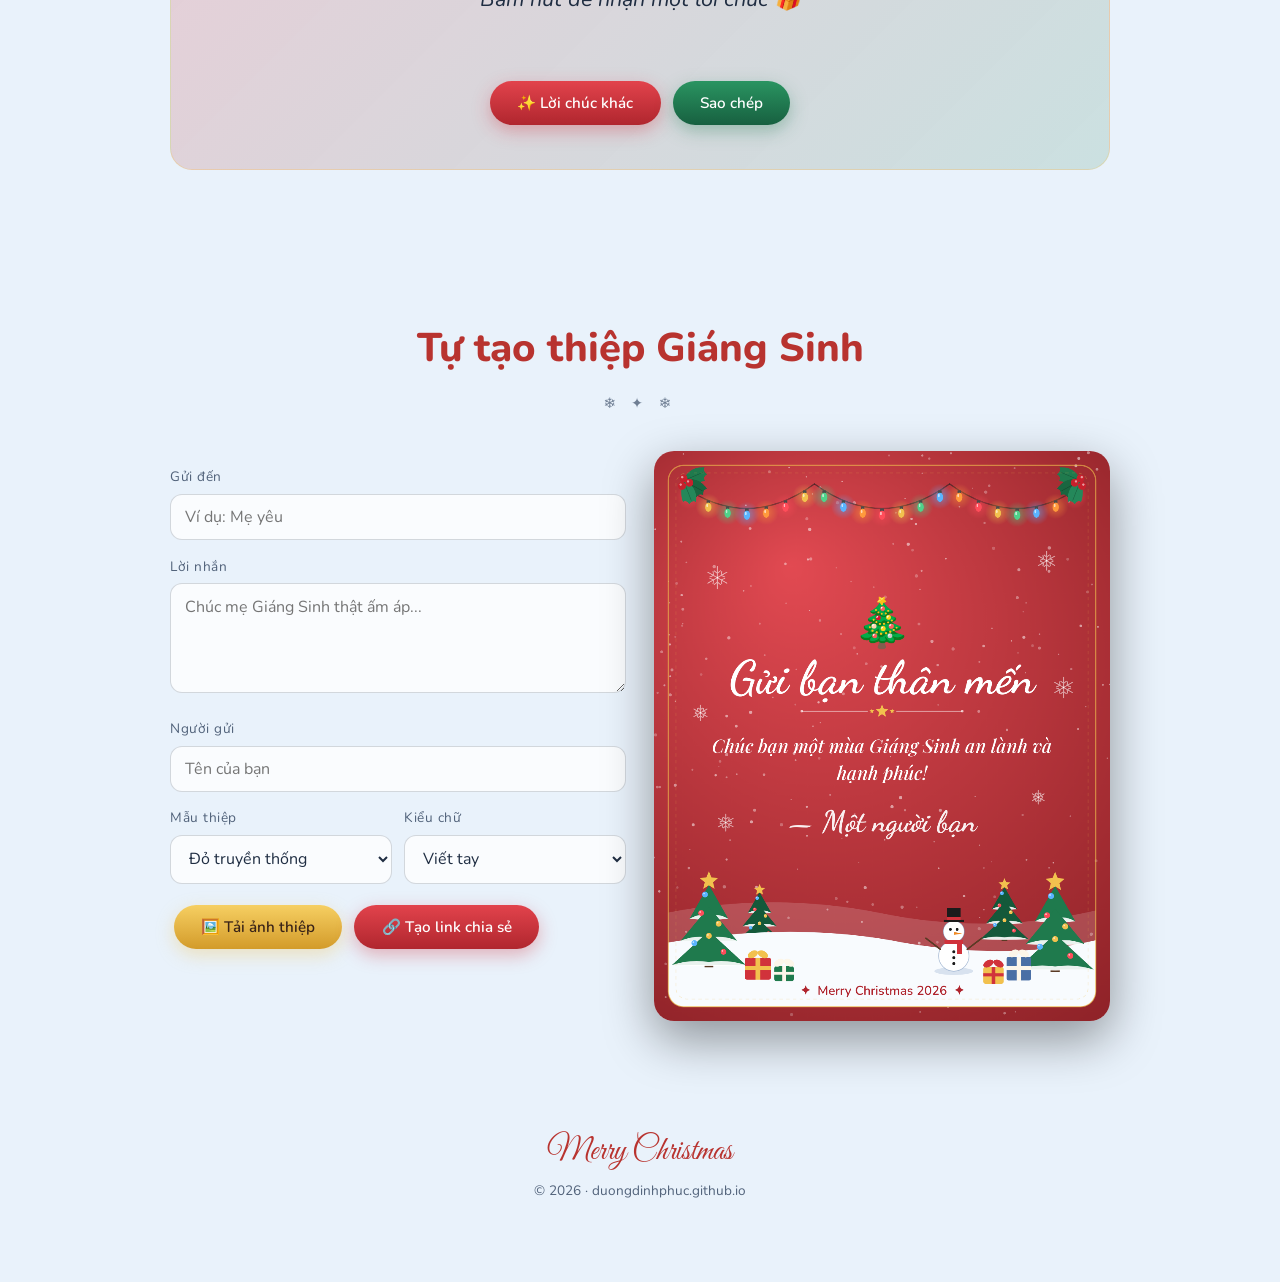
<file: christmas/index.html>
<!DOCTYPE html>
<html lang="vi">
<head>
<meta charset="UTF-8">
<meta name="viewport" content="width=device-width, initial-scale=1.0">
<title>Giáng Sinh An Lành 🎄</title>
<meta name="description" content="Đếm ngược Giáng Sinh, gửi lời chúc và tạo thiệp online">
<meta property="og:type" content="website">
<meta property="og:url" content="https://duongdinhphuc.github.io/christmas/">
<meta property="og:title" content="Giáng Sinh An Lành 🎄">
<meta property="og:description" content="Mở quà, nhận lời chúc và tạo thiệp Giáng Sinh online">
<meta property="og:image" content="https://duongdinhphuc.github.io/christmas/og-image.png">
<meta property="og:image:width" content="1200">
<meta property="og:image:height" content="630">
<meta property="og:locale" content="vi_VN">
<meta name="twitter:card" content="summary_large_image">
<meta name="twitter:image" content="https://duongdinhphuc.github.io/christmas/og-image.png">
<link rel="icon" href="data:image/svg+xml,<svg xmlns='http://www.w3.org/2000/svg' viewBox='0 0 100 100'><text y='.9em' font-size='90'>🎄</text></svg>">
<link rel="preconnect" href="https://fonts.googleapis.com">
<link rel="preconnect" href="https://fonts.gstatic.com" crossorigin>
<link href="https://fonts.googleapis.com/css2?family=Nunito:wght@400;500;600;700;800&family=Dancing+Script:wght@600;700&family=Great+Vibes&family=Playfair+Display:ital,wght@0,500;0,600;0,700;1,500&display=swap" rel="stylesheet">
<script>
  /* Bật JS-mode trước khi trang hiển thị (tránh nháy màn hình) */
  document.documentElement.classList.add('js');
</script>
<!-- Ngày/đêm dùng chung cho cả trang web: theo giờ (6h–18h) hoặc lựa chọn của người xem -->
<script src="../assets/theme-init.js?v=5"></script>
<link rel="stylesheet" href="../assets/site.css?v=5">
<style>
  :root{
    --bg:#081426; --bg2:#13294a; --red:#d1323b; --green:#1f7a4d;
    --gold:#f2c14e; --cream:#fdf6e9; --muted:#a9b8cc;
    --f-script:var(--font-display,"Great Vibes",cursive);   /* dùng bộ chữ chung (assets/site.css), có dự phòng */
    --f-head:var(--font-heading,"Nunito",system-ui,sans-serif);
    --f-body:var(--font-body,"Nunito",system-ui,sans-serif);
  }
  :root.day{--bg:#e9f2fb;--cream:#1f2d42;--muted:#51627a;--gold:#b8332f}
  *{box-sizing:border-box;margin:0;padding:0}
  [hidden]{display:none!important}
  html{scroll-behavior:smooth;background:var(--bg);transition:background 1s}
  body{font-family:var(--f-body);font-weight:var(--fw-body);font-size:var(--fs-body);line-height:var(--lh-body);background:var(--bg);color:var(--cream);
       min-height:100vh;overflow-x:hidden;line-height:1.7;transition:background 1s,color 1s}
  body.locked{overflow:hidden}
  .sr{position:absolute;width:1px;height:1px;overflow:hidden;clip:rect(0 0 0 0)}

  /* ===== Sky ===== */
  #sky{position:fixed;inset:0;pointer-events:none;z-index:0;
       background:linear-gradient(180deg,#050d1c 0%,var(--bg2) 55%,#081426 100%);transition:opacity 1s}
  #skyDay{position:fixed;inset:0;pointer-events:none;z-index:0;opacity:0;transition:opacity 1s;
       background:linear-gradient(180deg,#78b1e8 0%,#b6d6f4 45%,#e9f2fb 100%)}
  .day #skyDay{opacity:1}
  .day #sky .stg{opacity:0!important;animation:none}
  .stg{position:absolute;inset:0;will-change:opacity;animation:tw var(--d) ease-in-out infinite alternate;animation-delay:var(--dl)}
  .st{position:absolute;border-radius:50%;background:#fff}
  @keyframes tw{from{opacity:.15}to{opacity:1}}
  .moon{position:fixed;top:90px;right:8%;width:90px;height:90px;border-radius:50%;z-index:1;pointer-events:none;
        background:radial-gradient(circle at 35% 35%,#fffbe8 0%,#f4e7b8 55%,#d9c78e 100%);
        box-shadow:0 0 40px 10px rgba(255,244,200,.25),0 0 120px 40px rgba(255,244,200,.08);transition:background 1s,box-shadow 1s}
  .moon::before,.moon::after{content:"";position:absolute;border-radius:50%;background:rgba(170,150,100,.25);transition:opacity 1s}
  .moon::before{width:18px;height:18px;top:22px;left:48px}
  .moon::after{width:11px;height:11px;top:54px;left:28px}
  .day .moon{background:radial-gradient(circle,#fffdf0 0%,#ffe680 55%,#ffc93c 100%);
             box-shadow:0 0 60px 22px rgba(255,214,90,.55),0 0 180px 70px rgba(255,236,170,.4)}
  .day .moon::before,.day .moon::after{opacity:0}
  @media(max-width:600px){.moon{width:40px;height:40px;top:290px;left:5%;right:auto}.moon::before,.moon::after{display:none}}
  #snow{position:fixed;inset:0;pointer-events:none;z-index:3}
  main,nav,footer,header{position:relative;z-index:2}

  /* ===== Garland ===== */
  #garland{position:absolute;top:0;left:0;width:100%;height:46px;z-index:4;pointer-events:none}
  /* Quầng sáng vẽ sẵn bằng gradient (không dùng filter), mỗi màu là 1 lớp nhấp nháy */
  #garland .gl{animation:blink 1.4s ease-in-out infinite alternate;will-change:opacity}
  #garland .gl1{animation-delay:-.35s}#garland .gl2{animation-delay:-.7s}#garland .gl3{animation-delay:-1.05s}
  @keyframes blink{from{opacity:.35}to{opacity:1}}

  /* ===== Thanh biểu tượng nổi ở đáy ===== */
  header.hero{padding-top:4.6rem!important}                 /* chừa chỗ cho các nút cố định ở trên (menu chữ cũ đã bỏ) */
  .dock{position:fixed;left:50%;bottom:calc(14px + env(safe-area-inset-bottom));z-index:75;display:flex;gap:4px;padding:6px;border-radius:999px;
        background:rgba(19,41,74,.88);border:1px solid rgba(255,255,255,.14);box-shadow:0 12px 30px rgba(0,0,0,.35);
        transform:translate(-50%,140%);opacity:0;transition:transform .45s cubic-bezier(.2,.9,.3,1.15),opacity .3s,background .4s}
  .dock.show{transform:translate(-50%,0);opacity:1}
  .day .dock{background:rgba(255,255,255,.92);border-color:rgba(20,30,60,.12);box-shadow:0 12px 30px rgba(60,90,130,.22)}
  .dock a{position:relative;width:46px;height:46px;border-radius:50%;display:grid;place-items:center;text-decoration:none;font-size:1.3rem;
          transition:background .3s,transform .25s}
  .dock a span{transition:transform .3s cubic-bezier(.3,1.5,.5,1),filter .3s;filter:grayscale(.35) opacity(.8)}
  .dock a:hover span,.dock a:focus-visible span{transform:translateY(-3px) scale(1.12);filter:none}
  .dock a.on{background:rgba(242,193,78,.95)}
  .day .dock a.on{background:#d1323b}
  .dock a.on span{filter:none;transform:scale(1.08)}
  .dock a:focus-visible{outline:2px solid var(--gold);outline-offset:2px}
  /* tên phần: hiện khi rê chuột / chạm / vừa chuyển sang phần đó */
  .dock b{position:absolute;bottom:calc(100% + 12px);left:50%;transform:translate(-50%,6px);white-space:nowrap;pointer-events:none;
          font:600 .78rem/1 var(--f-body);padding:.42rem .7rem;border-radius:999px;background:var(--gold);color:#2a1a08;
          opacity:0;transition:opacity .2s,transform .25s;box-shadow:0 6px 14px rgba(0,0,0,.25)}
  .day .dock b{background:#d1323b;color:#fff}
  .dock a:hover b,.dock a:focus-visible b,.dock a.flash b{opacity:1;transform:translate(-50%,0)}
  @media(max-width:380px){.dock a{width:42px;height:42px;font-size:1.15rem}}

  section{max-width:980px;margin:0 auto;padding:4.5rem 1.25rem}
  h2{font-family:var(--f-head);font-weight:var(--fw-heading);font-size:var(--fs-h2);color:var(--gold);text-align:center}
  h2::after{content:"❄  ✦  ❄";display:block;font-size:.9rem;letter-spacing:.4em;color:var(--muted);margin:.6rem 0 2.2rem;opacity:.8}
  .sub{font-family:var(--f-body);text-align:center;color:var(--cream);opacity:.85;font-size:var(--fs-lead);margin-top:.2rem}
  .hint{text-align:center;color:var(--muted);margin:-1.2rem 0 1rem}

  /* ===== Handwritten title ===== */
  h1.title{line-height:0;text-align:center}
  #titleSvg{width:min(920px,96vw);height:auto;display:block;margin:0 auto;overflow:visible}
  #titleSvg text{font-family:"Great Vibes",cursive;font-size:150px}
  #tFill{fill:url(#gTitle)}
  #tStroke{fill:none;stroke:#ffe9a3;stroke-width:1.6}
  .day #tFill{fill:url(#gTitleDay)}
  .day #tStroke{stroke:#b3262e}
  #pen{fill:#fffbe0;opacity:0}
  .spk{fill:#ffe9a3;animation:spk .8s ease-out forwards;transform-box:fill-box}
  @keyframes spk{to{opacity:0;transform:translate(var(--sx),18px) scale(.3)}}

  /* ===== Hero ===== */
  header.hero{text-align:center;padding:.5rem 0 0;position:relative;overflow:hidden}
  .tree{width:min(330px,82vw);display:block;margin:1.2rem auto -38px;position:relative;z-index:2}
  .tree .lt{animation:lt 1.8s ease-in-out infinite alternate}
  @keyframes lt{from{opacity:.3}to{opacity:1}}
  .rays{transform-origin:150px 40px;animation:spin 18s linear infinite}
  @keyframes spin{to{transform:rotate(360deg)}}
  .halo{transform-origin:150px 40px;animation:pulse 2.4s ease-in-out infinite alternate}
  @keyframes pulse{from{transform:scale(.85);opacity:.6}to{transform:scale(1.15);opacity:1}}
  .village{display:block;width:100%;height:190px}
  .win{animation:flick 3s ease-in-out infinite alternate}
  @keyframes flick{0%{opacity:.75}50%{opacity:1}100%{opacity:.85}}
  .hill,.hb,.hr,.hp{transition:fill 1s}
  .day .hill{fill:#a3c1e2}
  .day .hb{fill:#7d93ad}
  .day .hr{fill:#5a7190}
  .day .hp{fill:#2f6b4f}
  .day .win{fill:#dce9f7!important;filter:none!important;animation:none}

  /* ===== Sleigh ===== */
  #sleigh{position:fixed;top:13vh;left:0;z-index:2;font-size:2rem;white-space:nowrap;pointer-events:none;transform:translateX(110vw);opacity:0}
  #sleigh.fly{animation:fly 13s linear forwards}
  #sleigh span{display:inline-block;animation:bob 1s ease-in-out infinite alternate}
  #sleigh span:nth-child(2){animation-delay:.25s}
  #sleigh span:nth-child(3){animation-delay:.5s}
  #sleigh .santa{font-size:1.4rem;margin-left:-1.2rem;transform:translateY(-10px)}
  #sleigh::after{content:"";display:inline-block;width:180px;height:3px;vertical-align:middle;margin-left:4px;
     background:linear-gradient(90deg,rgba(242,193,78,.9),rgba(242,193,78,0));border-radius:3px;filter:blur(1px)}
  @keyframes fly{0%{transform:translate(110vw,30px);opacity:1}50%{transform:translate(35vw,-20px)}100%{transform:translate(-60vw,10px);opacity:1}}
  @keyframes bob{to{translate:0 -6px}}

  /* ===== Countdown ===== */
  .countdown{display:flex;justify-content:center;gap:1rem;flex-wrap:wrap}
  .unit{background:rgba(19,41,74,.72);
        border:1px solid rgba(242,193,78,.3);border-radius:18px;padding:1.3rem 1rem;min-width:120px;text-align:center;
        box-shadow:inset 0 1px 0 rgba(255,255,255,.1),0 10px 30px rgba(0,0,0,.25)}
  .day .unit{background:rgba(255,255,255,.8);border-color:rgba(184,51,47,.25);box-shadow:0 10px 30px rgba(60,90,130,.15)}
  .unit span{display:block;font-family:var(--f-head);font-size:3rem;font-weight:700;color:var(--cream);font-variant-numeric:tabular-nums;line-height:1.2}
  .unit span.pop{animation:pop .4s ease}
  @keyframes pop{0%{transform:translateY(-6px);opacity:.3}100%{transform:none;opacity:1}}
  .unit small{color:var(--muted);text-transform:uppercase;letter-spacing:.15em;font-size:var(--fs-small)}
  #xmas-msg{text-align:center;font-family:var(--f-script);font-size:2.4rem;color:var(--gold);margin-top:1.5rem;text-wrap:balance;max-width:640px;margin-inline:auto}

  /* ===== Fireplace ===== */
  .fp-wrap{position:relative;width:min(560px,86vw);margin:5rem auto 1rem}
  .mantel{position:relative;height:28px;margin:0 -30px;z-index:5;border-radius:6px;
          background:linear-gradient(#9a6640,#5c3a20);box-shadow:0 8px 14px rgba(0,0,0,.4)}
  .mantel::after{content:"";position:absolute;left:10px;right:10px;top:100%;height:16px;
     background:radial-gradient(circle at 50% 40%,#e2434c 3px,transparent 3.5px) 0 0/40px 16px repeat-x,
                radial-gradient(circle at 50% 0,#1f7a4d 10px,#155c39 11px,transparent 12px) 0 0/20px 16px repeat-x}
  .mantel-deco{position:absolute;bottom:100%;left:0;right:0;display:flex;justify-content:space-between;align-items:flex-end;padding:0 24px;font-size:2rem;line-height:1.05}
  .mantel-deco span:nth-child(2){font-size:2.4rem}
  .candle{animation:cflick 1.2s ease-in-out infinite alternate;filter:drop-shadow(0 -7px 10px rgba(255,190,80,.85));will-change:opacity}
  @keyframes cflick{from{opacity:.82}to{opacity:1}}
  .fp-body{position:relative;height:340px;border-radius:0 0 4px 4px;
     background:linear-gradient(rgba(0,0,0,.1),rgba(0,0,0,.35)),
       url("data:image/svg+xml,%3Csvg xmlns='http://www.w3.org/2000/svg' width='60' height='52'%3E%3Crect width='60' height='52' fill='%235a2318'/%3E%3Crect x='1' y='1' width='58' height='24' rx='2' fill='%23944232'/%3E%3Crect x='-29' y='27' width='58' height='24' rx='2' fill='%2387392a'/%3E%3Crect x='31' y='27' width='58' height='24' rx='2' fill='%239c4a37'/%3E%3C/svg%3E");
     box-shadow:inset 0 0 40px rgba(0,0,0,.45),0 20px 40px rgba(0,0,0,.35)}
  .fp-opening{position:absolute;left:17%;right:17%;bottom:0;height:190px;overflow:hidden;
     border:9px solid #4a2e22;border-bottom:none;border-radius:130px 130px 0 0/80px 80px 0 0;
     background:radial-gradient(ellipse at 50% 100%,#4a200a 0%,#160904 55%,#000 100%);box-shadow:inset 0 12px 30px rgba(0,0,0,.9)}
  .fp-opening::after{content:"";position:absolute;inset:0;pointer-events:none;
     background:radial-gradient(ellipse at 50% 100%,rgba(255,140,40,.55),transparent 65%);animation:glowp 1.6s ease-in-out infinite alternate}
  @keyframes glowp{from{opacity:.6}to{opacity:1}}
  .fire{position:absolute;left:50%;bottom:24px;width:0;height:0}
  .flame{position:absolute;bottom:0;width:var(--w);height:var(--w);left:calc(var(--x) - var(--w)/2);
         transform-origin:50% 100%;animation:flk var(--t) ease-in-out infinite alternate;mix-blend-mode:screen;filter:blur(1.5px)}
  .flame::before{content:"";position:absolute;inset:0;border-radius:50% 0 50% 50%;transform:rotate(-45deg);
         background:linear-gradient(45deg,var(--c1) 15%,var(--c2) 60%,rgba(255,60,0,0) 100%)}
  @keyframes flk{0%{transform:scale(1,1) skewX(0)}33%{transform:scale(.94,1.12) skewX(3deg)}66%{transform:scale(1.05,.94) skewX(-2deg)}100%{transform:scale(.97,1.15) skewX(1deg)}}
  .ember{position:absolute;bottom:30px;left:var(--x);width:4px;height:4px;border-radius:50%;background:#ffcf6b;
         box-shadow:0 0 6px #ff9a1f;animation:rise var(--t) linear infinite;animation-delay:var(--dl);opacity:0}
  @keyframes rise{0%{transform:translate(0,0);opacity:1}100%{transform:translate(var(--dx),-150px);opacity:0}}
  .logs{position:absolute;bottom:6px;left:50%;width:180px;height:34px;transform:translateX(-50%)}
  .logs span{position:absolute;bottom:0;width:150px;height:22px;border-radius:11px;
             background:linear-gradient(#7a4a2a,#3e2414);box-shadow:inset 0 3px 0 rgba(255,150,60,.45)}
  .logs span:first-child{left:0;transform:rotate(9deg)}
  .logs span:last-child{right:0;transform:rotate(-9deg)}
  .hearth{position:relative;height:24px;margin:0 -44px;border-radius:4px;background:linear-gradient(#a7b0ba,#5f6872);z-index:2}
  .fp-glow{position:absolute;left:50%;bottom:-70px;width:150%;height:240px;transform:translateX(-50%);pointer-events:none;z-index:3;
     background:radial-gradient(ellipse at 50% 55%,rgba(255,140,40,.32),transparent 62%);mix-blend-mode:screen;animation:glowp 2s ease-in-out infinite alternate}
  .stockings{position:absolute;top:0;left:3%;right:3%;display:flex;justify-content:space-around;z-index:4}
  .stk{background:none!important;box-shadow:none!important;padding:0;margin:0;border-radius:0;width:76px;
       transform-origin:42% 0;animation:sway 3.6s ease-in-out infinite alternate;animation-delay:var(--dl);
       filter:drop-shadow(0 6px 6px rgba(0,0,0,.35));display:flex;flex-direction:column;align-items:center}
  .stk:hover{transform:rotate(7deg)}
  .stk.swing{animation:swing 1.1s ease-out}
  .stk svg{width:100%;display:block}
  .stk-tag{font-size:.68rem;color:#fff;background:rgba(0,0,0,.4);border-radius:999px;padding:0 .5rem;margin-top:2px;white-space:nowrap}
  @keyframes sway{from{transform:rotate(-3deg)}to{transform:rotate(3deg)}}
  @keyframes swing{0%{transform:rotate(0)}20%{transform:rotate(16deg)}40%{transform:rotate(-12deg)}60%{transform:rotate(7deg)}80%{transform:rotate(-3deg)}100%{transform:rotate(0)}}
  @media(max-width:520px){.fp-wrap{width:78vw}.mantel{margin:0 -22px}.hearth{margin:0 -30px}.stk{width:54px}.stk-tag{font-size:.58rem;padding:0 .3rem}.fp-body{height:300px}.fp-opening{height:160px;left:12%;right:12%}}

  .note-bg{position:fixed;inset:0;z-index:40;display:grid;place-items:center;padding:1rem;
           background:rgba(5,10,20,.55);backdrop-filter:blur(4px);-webkit-backdrop-filter:blur(4px)}
  .note{background:#fdf6e9;color:#3a2418;border-radius:20px;max-width:420px;width:100%;padding:2.2rem 1.8rem 1.6rem;text-align:center;position:relative;
        box-shadow:0 30px 60px rgba(0,0,0,.45);animation:noteIn .55s cubic-bezier(.2,1.4,.4,1)}
  .note::before{content:"";position:absolute;top:0;left:0;right:0;height:10px;border-radius:20px 20px 0 0;
        background:repeating-linear-gradient(45deg,#d1323b 0 12px,#fff 12px 24px)}
  .note-ico{font-size:3rem;animation:popIco .6s .2s both}
  .note h3{font-family:var(--font-accent);font-size:2.1rem;color:#b3262e;font-weight:700}
  .note p{font-family:var(--f-head);font-style:italic;font-size:1.15rem;margin:.6rem 0 1.3rem}
  @keyframes noteIn{from{transform:translateY(40px) scale(.85);opacity:0}}
  @keyframes popIco{from{transform:scale(0) rotate(-30deg)}}

  /* ===== Tradition cards ===== */
  .grid{display:grid;grid-template-columns:repeat(auto-fit,minmax(250px,1fr));gap:1.25rem}
  .card{background:rgba(19,41,74,.7);
        border:1px solid rgba(255,255,255,.08);border-radius:18px;padding:1.6rem;position:relative;overflow:hidden;
        transition:transform .3s,box-shadow .3s,border-color .3s}
  .day .card{background:rgba(255,255,255,.8);border-color:rgba(31,45,66,.08)}
  .card::before{content:"";position:absolute;top:0;left:0;right:0;height:3px;background:linear-gradient(90deg,var(--red),#f2c14e,var(--green))}
  .card:hover{transform:translateY(-6px);box-shadow:0 16px 40px rgba(0,0,0,.3);border-color:rgba(242,193,78,.35)}
  .card .ico{font-size:2.2rem;display:inline-block;transition:transform .4s}
  .card:hover .ico{transform:scale(1.15) rotate(-8deg)}
  .card h3{font-family:var(--f-head);color:var(--gold);font-weight:var(--fw-heading);font-size:var(--fs-h3);margin:.5rem 0}
  .card p{color:var(--muted);font-size:var(--fs-body-sm)}

  /* ===== Wishes ===== */
  .wish-box{text-align:center;background:linear-gradient(135deg,rgba(209,50,59,.18),rgba(31,122,77,.15));
            border:1px solid rgba(242,193,78,.3);border-radius:22px;padding:2.5rem 1.5rem}
  #wish{font-family:var(--f-head);font-style:italic;font-size:1.35rem;min-height:4.5rem;margin-bottom:1.5rem;transition:opacity .3s}
  button{font-family:var(--f-body);font-weight:600;font-size:var(--fs-button);cursor:pointer;border:none;border-radius:999px;
         padding:.75rem 1.7rem;background:linear-gradient(180deg,#e2434c,#b0262e);color:#fff;
         box-shadow:0 6px 18px rgba(209,50,59,.35);transition:transform .15s,box-shadow .2s;margin:.25rem}
  button:hover{transform:translateY(-2px);box-shadow:0 10px 24px rgba(209,50,59,.45)}
  button:active{transform:scale(.97)}
  button.alt{background:linear-gradient(180deg,#2a9461,#176040);box-shadow:0 6px 18px rgba(31,122,77,.35)}
  button.gold{background:linear-gradient(180deg,#f6cf62,#d39b2a);color:#3a2418;box-shadow:0 6px 18px rgba(242,193,78,.35)}

  /* ===== Card maker ===== */
  .maker{display:grid;grid-template-columns:1fr 1fr;gap:1.75rem;align-items:start}
  @media(max-width:760px){.maker{grid-template-columns:1fr}}
  .form label{display:block;color:var(--muted);font-size:var(--fs-label);letter-spacing:.04em;margin:.9rem 0 .35rem}
  .form input,.form textarea,.form select{width:100%;padding:.7rem .9rem;border-radius:12px;
     border:1px solid rgba(255,255,255,.15);background:rgba(255,255,255,.06);color:var(--cream);font-family:inherit;font-size:1rem;transition:border-color .2s}
  .day .form input,.day .form textarea,.day .form select{background:rgba(255,255,255,.75);border-color:rgba(31,45,66,.18)}
  .form input:focus,.form textarea:focus,.form select:focus{outline:none;border-color:var(--gold)}
  .form textarea{min-height:110px;resize:vertical}
  .form select option{color:#000}
  .row{display:grid;grid-template-columns:1fr 1fr;gap:.75rem}
  .preview{border-radius:20px;padding:2.5rem 2rem;text-align:center;min-height:340px;position:relative;overflow:hidden;
           display:flex;flex-direction:column;justify-content:center;box-shadow:0 18px 50px rgba(0,0,0,.4);transition:background .4s,color .4s}
  .preview::before{content:"";position:absolute;inset:10px;border:1.5px solid currentColor;border-radius:14px;opacity:.35;pointer-events:none}
  .preview::after{content:"";position:absolute;left:0;right:0;top:-418px;bottom:0;pointer-events:none;opacity:.35;will-change:transform;
     background-image:radial-gradient(circle,#fff 1.2px,transparent 1.5px),radial-gradient(circle,#fff 1px,transparent 1.3px);
     background-size:38px 38px,22px 22px;background-position:0 0,11px 15px;animation:cardsnow 13s linear infinite}
  @keyframes cardsnow{to{transform:translateY(418px)}}
  .preview.red{background:radial-gradient(circle at 30% 20%,#e24a52,#7d1a1f);color:#fff}
  .preview.green{background:radial-gradient(circle at 30% 20%,#2c9a64,#0b3a24);color:#fff}
  .preview.night{background:radial-gradient(circle at 30% 20%,#2a4a7a,#0a1528);color:#fdf6e9}
  .preview.snow{background:linear-gradient(145deg,#fdf6e9,#dfe9f3);color:#8a1d24}
  .preview.snow::after{background-image:radial-gradient(circle,#b9cde3 1.2px,transparent 1.5px),radial-gradient(circle,#c9d9ea 1px,transparent 1.3px)}
  .preview .big{font-size:3.2rem;position:relative;z-index:1}
  .preview h4{font-size:2.4rem;font-weight:normal;margin:.3rem 0;position:relative;z-index:1;line-height:1.2}
  .preview p{white-space:pre-wrap;margin:1rem 0;position:relative;z-index:1;font-size:1.05rem}
  .preview .from{font-style:italic;opacity:.9;position:relative;z-index:1;font-size:1.3rem}
  #pvCanvas{display:none}
  .preview.cv{padding:0;min-height:0;aspect-ratio:4/5;background:none!important}
  .preview.cv::before,.preview.cv::after{display:none}
  .preview.cv>:not(canvas){position:absolute;width:1px;height:1px;overflow:hidden;clip:rect(0 0 0 0)}
  .preview.cv #pvCanvas{display:block;width:100%;height:100%}
  .fs-dancing h4,.fs-dancing .from{font-family:"Dancing Script",cursive;font-weight:700}
  .fs-vibes h4,.fs-vibes .from{font-family:"Great Vibes",cursive;font-size:2.8rem}
  .fs-vibes .from{font-size:1.7rem}
  .fs-playfair h4,.fs-playfair .from{font-family:var(--f-head)}
  .fs-playfair p,.fs-dancing p,.fs-vibes p{font-family:var(--f-head);font-style:italic}

  footer{text-align:center;color:var(--muted);padding:2rem 1rem 5rem;font-size:var(--fs-label)}
  footer .script{font-family:var(--f-script);font-size:2rem;color:var(--gold);display:block}

  /* ===== Nút tuyết (nằm trong nhóm nút tròn dùng chung ở góc trên) ===== */
  :root{--tint-z:0}      /* lớp bình minh/hoàng hôn nằm trên #sky (z 0), dưới mặt trăng và nội dung */
  .snow-btn{position:relative;line-height:0}
  .snow-btn svg{display:block}
  .snow-btn span{display:inline-block;transition:opacity .3s,transform .4s}
  .snow-btn:not(.is-off) span{animation:snowSpin 6s linear infinite}
  @keyframes snowSpin{to{transform:rotate(360deg)}}
  /* tuyết đang rơi: bông tuyết xoay chậm; tắt tuyết: đứng yên */

  .toast{position:fixed;bottom:5.8rem;left:50%;transform:translateX(-50%) translateY(120px);opacity:0;
         background:var(--gold);color:#1a1a1a;padding:.7rem 1.4rem;border-radius:999px;z-index:50;transition:transform .3s,opacity .3s;font-weight:400}
  .day .toast{color:#fff}
  .toast.show{transform:translateX(-50%) translateY(0);opacity:1}

  .burst{position:fixed;pointer-events:none;z-index:9;font-size:var(--s);color:var(--c);animation:burst .9s ease-out forwards;text-shadow:0 0 8px currentColor}
  @keyframes burst{to{transform:translate(var(--dx),var(--dy)) rotate(200deg) scale(.3);opacity:0}}

  .reveal{opacity:0;transform:translateY(30px);transition:opacity .8s ease,transform .8s ease}
  .reveal.in{opacity:1;transform:none}
  .grid .reveal:nth-child(2){transition-delay:.08s}.grid .reveal:nth-child(3){transition-delay:.16s}
  .grid .reveal:nth-child(4){transition-delay:.24s}.grid .reveal:nth-child(5){transition-delay:.32s}
  .grid .reveal:nth-child(6){transition-delay:.4s}

  /* ===== Intro gift ===== */
  #confetti{position:fixed;inset:0;pointer-events:none;z-index:70}
  #intro{display:none}
  .js #intro{position:fixed;inset:0;z-index:60;display:flex;align-items:center;justify-content:center;text-align:center;
     background:radial-gradient(ellipse at 50% 60%,#1d3a63 0%,#081426 70%);transition:opacity .8s}
  #intro.hide{opacity:0;pointer-events:none}
  .intro-hi{font-family:var(--font-accent);font-size:clamp(1.8rem,6vw,2.6rem);color:#f2c14e;margin-bottom:2.5rem;font-weight:700}
  .intro-tap{color:#a9b8cc;margin-top:2rem;letter-spacing:.05em;animation:blink 1.2s ease-in-out infinite alternate}
  .gift{position:relative;width:180px;height:190px;background:none!important;box-shadow:none!important;padding:0;margin:0 auto;border-radius:0;
        display:block;animation:wiggle 2.6s ease-in-out infinite}
  .gift:hover{transform:none}
  .gbody{position:absolute;left:10px;right:10px;bottom:0;height:130px;border-radius:6px;
         background:linear-gradient(90deg,transparent 43%,#f2c14e 43%,#f2c14e 57%,transparent 57%),linear-gradient(160deg,#e2434c,#8f1d24);
         box-shadow:inset 0 -12px 20px rgba(0,0,0,.25),0 20px 40px rgba(0,0,0,.45)}
  .lid{position:absolute;left:0;right:0;top:20px;height:44px;border-radius:6px;z-index:2;
       background:linear-gradient(90deg,transparent 43%,#f6cf62 43%,#f6cf62 57%,transparent 57%),linear-gradient(170deg,#ef5560,#a3222a);
       box-shadow:0 6px 10px rgba(0,0,0,.3)}
  .bow{position:absolute;left:50%;top:-30px;width:0;height:0}
  .bow::before,.bow::after{content:"";position:absolute;top:0;width:46px;height:32px;border:9px solid #f2c14e;border-radius:50%}
  .bow::before{right:-2px;transform:rotate(-25deg)}
  .bow::after{left:-2px;transform:rotate(25deg)}
  .glowburst{position:absolute;left:50%;top:60px;width:40px;height:40px;margin-left:-20px;border-radius:50%;opacity:0;
             background:radial-gradient(circle,#fff6cc 0%,rgba(255,220,120,.6) 40%,transparent 70%)}
  .gift.open{animation:shake .35s ease-in-out 1}
  .gift.open .lid{animation:lidOff 1s .3s cubic-bezier(.3,.7,.4,1) forwards}
  .gift.open .glowburst{animation:gb 1.2s .35s ease-out forwards}
  @keyframes wiggle{0%,80%,100%{transform:rotate(0)}84%{transform:rotate(-5deg)}88%{transform:rotate(5deg)}92%{transform:rotate(-3deg)}96%{transform:rotate(2deg)}}
  @keyframes shake{25%{transform:translateX(-6px) rotate(-3deg)}75%{transform:translateX(6px) rotate(3deg)}}
  @keyframes lidOff{30%{transform:translateY(-30px) rotate(-6deg)}100%{transform:translate(90px,-320px) rotate(40deg);opacity:0}}
  @keyframes gb{0%{opacity:1;transform:scale(1)}100%{opacity:0;transform:scale(14)}}

  .off,.off *{animation-play-state:paused!important}
  @media (prefers-reduced-motion: reduce){
    *{animation:none!important;transition:none!important}
    .reveal{opacity:1;transform:none}
  }
</style>
</head>
<body>
<!-- ===== Intro gift box ===== -->
<div id="intro" role="dialog" aria-label="Mở quà">
  <div>
    <p class="intro-hi">Có một món quà dành cho bạn…</p>
    <button class="gift" id="gift" aria-label="Mở hộp quà">
      <span class="glowburst"></span>
      <span class="lid"><span class="bow"></span></span>
      <span class="gbody"></span>
    </button>
    <p class="intro-tap">Chạm vào hộp quà để mở 🎁</p>
  </div>
</div>
<canvas id="confetti" aria-hidden="true"></canvas>

<div id="sky" aria-hidden="true"></div>
<div id="skyDay" aria-hidden="true"></div>
<div class="moon" aria-hidden="true"></div>
<canvas id="snow" aria-hidden="true"></canvas>
<svg id="garland" aria-hidden="true"></svg>
<div id="sleigh" aria-hidden="true"><span>🦌</span><span>🦌</span><span>🛷</span><span class="santa">🎅</span></div>

<button id="snowToggle" class="site-btn snow-btn" type="button" aria-pressed="true" aria-label="Tắt tuyết" title="Tắt tuyết"><span aria-hidden="true"><svg viewBox="0 0 24 24" width="20" height="20" fill="none" stroke="currentColor" stroke-width="2" stroke-linecap="round"><path d="M12 2v20M3.3 7l17.4 10M3.3 17L20.7 7"/><path d="M9.5 3.5L12 6l2.5-2.5M9.5 20.5L12 18l2.5 2.5M3 10.5l3.4-.9L5.5 6.2M21 13.5l-3.4.9.9 3.4M3 13.5l3.4.9-.9 3.4M21 10.5l-3.4-.9.9-3.4"/></svg></span></button>

<!-- Thanh biểu tượng nổi: hiện khi đã cuộn qua phần đầu, tự sáng phần đang xem -->
<nav class="dock" id="dock" aria-label="Các phần của trang">
  <a href="#countdown" data-label="Đếm ngược"><span aria-hidden="true">⏳</span><b>Đếm ngược</b></a>
  <a href="#fireplace" data-label="Lò sưởi"><span aria-hidden="true">🔥</span><b>Lò sưởi</b></a>
  <a href="#traditions" data-label="Truyền thống"><span aria-hidden="true">🎄</span><b>Truyền thống</b></a>
  <a href="#wishes" data-label="Lời chúc"><span aria-hidden="true">💌</span><b>Lời chúc</b></a>
  <a href="#card" data-label="Tạo thiệp"><span aria-hidden="true">✉️</span><b>Tạo thiệp</b></a>
</nav>

<header class="hero" id="home">
  <h1 class="title"><span class="sr">Merry Christmas</span>
    <svg id="titleSvg" viewBox="0 0 1000 200" aria-hidden="true">
      <defs>
        <linearGradient id="gTitle" x1="0" y1="0" x2="0" y2="1">
          <stop offset="0" stop-color="#fff3c4"/><stop offset=".55" stop-color="#f2c14e"/><stop offset="1" stop-color="#c8902a"/>
        </linearGradient>
        <linearGradient id="gTitleDay" x1="0" y1="0" x2="0" y2="1">
          <stop offset="0" stop-color="#ef5560"/><stop offset=".6" stop-color="#c62a33"/><stop offset="1" stop-color="#8f1d24"/>
        </linearGradient>
        <clipPath id="clipStroke"><rect id="rStroke" x="0" y="-60" width="1000" height="320"/></clipPath>
        <clipPath id="clipFill"><rect id="rFill" x="0" y="-60" width="1000" height="320"/></clipPath>
        <filter id="tglow" x="-20%" y="-50%" width="140%" height="200%">
          <feGaussianBlur stdDeviation="5" result="b"/><feMerge><feMergeNode in="b"/><feMergeNode in="SourceGraphic"/></feMerge>
        </filter>
      </defs>
      <g id="tStrokeG" clip-path="url(#clipStroke)"><text id="tStroke" x="500" y="145" text-anchor="middle">Merry Christmas</text></g>
      <g clip-path="url(#clipFill)" filter="url(#tglow)"><text id="tFill" x="500" y="145" text-anchor="middle">Merry Christmas</text></g>
      <g id="sparks"></g>
      <circle id="pen" r="6" filter="url(#tglow)"/>
    </svg>
  </h1>
  <p class="sub">Giáng Sinh an lành & một năm mới ấm áp</p>

  <svg class="tree" viewBox="0 0 300 380" role="img" aria-label="Cây thông Noel">
    <defs>
      <linearGradient id="gTree" x1="0" y1="0" x2="1" y2="1">
        <stop offset="0" stop-color="#34a86c"/><stop offset=".55" stop-color="#1c6d45"/><stop offset="1" stop-color="#0d3f27"/>
      </linearGradient>
      <linearGradient id="gTrunk" x1="0" x2="1"><stop offset="0" stop-color="#9a6542"/><stop offset="1" stop-color="#4e2e1b"/></linearGradient>
      <linearGradient id="gStar" x1="0" y1="0" x2="0" y2="1">
        <stop offset="0" stop-color="#fff6cc"/><stop offset=".5" stop-color="#f6c94e"/><stop offset="1" stop-color="#d1902a"/>
      </linearGradient>
      <radialGradient id="halo"><stop offset="0" stop-color="#fff1b0" stop-opacity=".95"/><stop offset="1" stop-color="#fff1b0" stop-opacity="0"/></radialGradient>
      <radialGradient id="bRed" cx=".35" cy=".3" r=".75"><stop offset="0" stop-color="#ffb3b7"/><stop offset=".35" stop-color="#e2434c"/><stop offset="1" stop-color="#6d1015"/></radialGradient>
      <radialGradient id="bGold" cx=".35" cy=".3" r=".75"><stop offset="0" stop-color="#fff6cf"/><stop offset=".35" stop-color="#f2c14e"/><stop offset="1" stop-color="#7d5810"/></radialGradient>
      <radialGradient id="bBlue" cx=".35" cy=".3" r=".75"><stop offset="0" stop-color="#d5efff"/><stop offset=".35" stop-color="#3d8fd6"/><stop offset="1" stop-color="#123d66"/></radialGradient>
      <radialGradient id="bSilver" cx=".35" cy=".3" r=".75"><stop offset="0" stop-color="#ffffff"/><stop offset=".4" stop-color="#c9d3df"/><stop offset="1" stop-color="#4d5a6a"/></radialGradient>
      <filter id="glow" x="-200%" y="-200%" width="500%" height="500%">
        <feGaussianBlur stdDeviation="2.6" result="b"/><feMerge><feMergeNode in="b"/><feMergeNode in="b"/><feMergeNode in="SourceGraphic"/></feMerge>
      </filter>
    </defs>
    <circle class="halo" cx="150" cy="40" r="42" fill="url(#halo)"/>
    <g class="rays" stroke="#ffe9a3" stroke-linecap="round" opacity=".55">
      <line x1="150" y1="40" x2="150" y2="-6" stroke-width="2"/><line x1="150" y1="40" x2="150" y2="86" stroke-width="2"/>
      <line x1="150" y1="40" x2="104" y2="40" stroke-width="2"/><line x1="150" y1="40" x2="196" y2="40" stroke-width="2"/>
      <line x1="150" y1="40" x2="122" y2="12" stroke-width="1"/><line x1="150" y1="40" x2="178" y2="68" stroke-width="1"/>
      <line x1="150" y1="40" x2="178" y2="12" stroke-width="1"/><line x1="150" y1="40" x2="122" y2="68" stroke-width="1"/>
    </g>
    <ellipse cx="150" cy="354" rx="135" ry="14" fill="rgba(0,0,0,.3)"/>
    <ellipse cx="150" cy="348" rx="125" ry="11" fill="#eef4fb"/>
    <rect x="135" y="288" width="30" height="58" rx="3" fill="url(#gTrunk)"/>
    <path d="M150,150 L45,295 Q71,282 97,295 Q123,282 150,295 Q177,282 203,295 Q229,282 255,295 Z" fill="url(#gTree)"/>
    <path d="M150,150 L255,295 Q229,282 203,295 Q177,282 150,295 Z" fill="#000" opacity=".15"/>
    <path d="M45,295 Q71,282 97,295 Q123,282 150,295 Q177,282 203,295 Q229,282 255,295" stroke="#f4f8ff" stroke-width="5" fill="none" stroke-linecap="round"/>
    <path d="M150,95 L70,210 Q90,199 110,210 Q130,199 150,210 Q170,199 190,210 Q210,199 230,210 Z" fill="url(#gTree)"/>
    <path d="M150,95 L230,210 Q210,199 190,210 Q170,199 150,210 Z" fill="#000" opacity=".15"/>
    <path d="M70,210 Q90,199 110,210 Q130,199 150,210 Q170,199 190,210 Q210,199 230,210" stroke="#f4f8ff" stroke-width="4.5" fill="none" stroke-linecap="round"/>
    <path d="M150,48 L98,135 Q111,126 124,135 Q137,126 150,135 Q163,126 176,135 Q189,126 202,135 Z" fill="url(#gTree)"/>
    <path d="M150,48 L202,135 Q189,126 176,135 Q163,126 150,135 Z" fill="#000" opacity=".15"/>
    <path d="M98,135 Q111,126 124,135 Q137,126 150,135 Q163,126 176,135 Q189,126 202,135" stroke="#f4f8ff" stroke-width="4" fill="none" stroke-linecap="round"/>
    <g fill="none" stroke-linecap="round">
      <path d="M118,102 Q150,122 186,98" stroke="#f2c14e" stroke-width="3" stroke-dasharray="0.1 6"/>
      <path d="M92,168 Q150,198 212,160" stroke="#f2c14e" stroke-width="3" stroke-dasharray="0.1 6"/>
      <path d="M66,258 Q150,292 238,242" stroke="#f2c14e" stroke-width="3" stroke-dasharray="0.1 6"/>
      <path d="M100,232 Q160,250 206,214" stroke="#dfe7f1" stroke-width="2.5" stroke-dasharray="0.1 5"/>
    </g>
    <g id="baubles"></g>
    <g id="lights" filter="url(#glow)"></g>
    <polygon points="150,18 154.7,33.5 171,33.8 157.6,42.5 162.8,57.2 150,48 137.2,57.2 142.4,42.5 129,33.8 145.3,33.5"
             fill="url(#gStar)" stroke="#fff3c0" stroke-width="1" filter="url(#glow)"/>
    <g>
      <rect x="62" y="312" width="52" height="38" rx="3" fill="#d1323b"/><rect x="62" y="312" width="52" height="8" fill="#000" opacity=".12"/>
      <rect x="84" y="312" width="8" height="38" fill="#f2c14e"/>
      <ellipse cx="81" cy="309" rx="9" ry="5" fill="none" stroke="#f2c14e" stroke-width="3" transform="rotate(-20 81 309)"/>
      <ellipse cx="95" cy="309" rx="9" ry="5" fill="none" stroke="#f2c14e" stroke-width="3" transform="rotate(20 95 309)"/>
    </g>
    <g>
      <rect x="186" y="302" width="56" height="48" rx="3" fill="#2f6fb5"/><rect x="186" y="302" width="56" height="9" fill="#000" opacity=".12"/>
      <rect x="210" y="302" width="8" height="48" fill="#eef4fb"/><rect x="186" y="322" width="56" height="7" fill="#eef4fb"/>
      <ellipse cx="207" cy="299" rx="9" ry="5" fill="none" stroke="#eef4fb" stroke-width="3" transform="rotate(-20 207 299)"/>
      <ellipse cx="221" cy="299" rx="9" ry="5" fill="none" stroke="#eef4fb" stroke-width="3" transform="rotate(20 221 299)"/>
    </g>
    <g>
      <rect x="122" y="324" width="40" height="27" rx="3" fill="#f2c14e"/><rect x="138" y="324" width="7" height="27" fill="#1f7a4d"/>
      <circle cx="141.5" cy="322" r="4" fill="#1f7a4d"/>
    </g>
  </svg>

  <svg class="village" viewBox="0 0 1200 190" preserveAspectRatio="xMidYMax slice" aria-hidden="true">
    <defs>
      <linearGradient id="gGround" x1="0" y1="0" x2="0" y2="1"><stop offset="0" stop-color="#f6faff"/><stop offset="1" stop-color="#b9cbe0"/></linearGradient>
    </defs>
    <path class="hill" d="M0,120 Q200,70 420,110 T820,95 T1200,105 L1200,190 L0,190Z" fill="#16304f"/>
    <g id="houses"></g>
    <path d="M0,150 Q160,128 320,146 T640,140 T960,146 T1200,136 L1200,190 L0,190Z" fill="url(#gGround)"/>
    <path d="M0,170 Q250,155 520,168 T1200,162 L1200,190 L0,190Z" fill="#ffffff" opacity=".6"/>
  </svg>
</header>

<main>
  <section id="countdown" class="reveal">
    <h2 id="cdTitle">Còn bao lâu nữa đến Giáng Sinh?</h2>
    <div class="countdown" id="cdBox">
      <div class="unit"><span id="d">0</span><small>Ngày</small></div>
      <div class="unit"><span id="h">0</span><small>Giờ</small></div>
      <div class="unit"><span id="m">0</span><small>Phút</small></div>
      <div class="unit"><span id="s">0</span><small>Giây</small></div>
    </div>
    <p id="xmas-msg"></p>
  </section>

  <section id="fireplace">
    <h2 class="reveal">Treo tất bên lò sưởi</h2>
    <p class="hint reveal">Chọn một chiếc tất để nhận lời chúc dành riêng cho bạn 🧦</p>
    <div class="fp-wrap reveal">
      <div class="mantel">
        <div class="mantel-deco" aria-hidden="true"><span class="candle">🕯️</span><span>⛄</span><span>🎁</span><span class="candle">🕯️</span></div>
      </div>
      <div class="fp-body">
        <div class="stockings" id="stockings"></div>
        <div class="fp-opening" aria-hidden="true">
          <div class="fire">
            <div class="flame" style="--w:92px;--x:0px;--t:.9s;--c1:#ff9a1f;--c2:#ff4b0a"></div>
            <div class="flame" style="--w:60px;--x:-40px;--t:.7s;--c1:#ff9a1f;--c2:#ff3d0a"></div>
            <div class="flame" style="--w:64px;--x:42px;--t:.8s;--c1:#ffab2e;--c2:#ff4b0a"></div>
            <div class="flame" style="--w:62px;--x:2px;--t:.6s;--c1:#ffd23f;--c2:#ff8a1a"></div>
            <div class="flame" style="--w:34px;--x:4px;--t:.5s;--c1:#fffbe0;--c2:#ffd23f"></div>
            <span class="ember" style="--x:-30px;--dx:-14px;--t:2.4s;--dl:0s"></span>
            <span class="ember" style="--x:6px;--dx:10px;--t:2s;--dl:.7s"></span>
            <span class="ember" style="--x:30px;--dx:18px;--t:2.8s;--dl:1.3s"></span>
            <span class="ember" style="--x:-8px;--dx:-6px;--t:2.2s;--dl:1.9s"></span>
          </div>
          <div class="logs"><span></span><span></span></div>
        </div>
      </div>
      <div class="hearth"></div>
      <div class="fp-glow" aria-hidden="true"></div>
    </div>
  </section>

  <section id="traditions">
    <h2 class="reveal">Truyền thống Giáng Sinh</h2>
    <div class="grid">
      <div class="card reveal"><div class="ico">🎄</div><h3>Cây thông Noel</h3><p>Cây thông xanh quanh năm tượng trưng cho sự sống bền bỉ, được trang trí bằng đèn, quả châu và ngôi sao trên đỉnh.</p></div>
      <div class="card reveal"><div class="ico">🎅</div><h3>Ông già Noel</h3><p>Lấy cảm hứng từ Thánh Nicholas – vị giám mục nổi tiếng hào phóng, hay lặng lẽ tặng quà cho trẻ em nghèo.</p></div>
      <div class="card reveal"><div class="ico">⛪</div><h3>Đêm 24/12</h3><p>Ở Việt Nam, đêm Giáng Sinh là dịp mọi người dạo phố, ngắm hang đá và những nhà thờ được trang hoàng rực rỡ.</p></div>
      <div class="card reveal"><div class="ico">🎁</div><h3>Trao quà</h3><p>Tặng quà cho người thân là cách gửi gắm yêu thương – món quà nhỏ nhưng chân thành luôn đáng giá nhất.</p></div>
      <div class="card reveal"><div class="ico">🧦</div><h3>Treo tất</h3><p>Trẻ em treo tất bên lò sưởi hoặc đầu giường, mong sáng hôm sau sẽ có quà bất ngờ bên trong.</p></div>
      <div class="card reveal"><div class="ico">🍰</div><h3>Bánh khúc cây</h3><p>Bûche de Noël – chiếc bánh hình khúc gỗ đến từ Pháp, đã trở thành món quen thuộc mùa Noel ở Việt Nam.</p></div>
    </div>
  </section>

  <section id="wishes" class="reveal">
    <h2>Lời chúc ngẫu nhiên</h2>
    <div class="wish-box">
      <p id="wish">Bấm nút để nhận một lời chúc 🎁</p>
      <button id="newWish">✨ Lời chúc khác</button>
      <button class="alt" id="copyWish">Sao chép</button>
    </div>
  </section>

  <section id="card" class="reveal">
    <h2>Tự tạo thiệp Giáng Sinh</h2>
    <div class="maker">
      <div class="form">
        <label for="to">Gửi đến</label>
        <input id="to" placeholder="Ví dụ: Mẹ yêu" maxlength="40">
        <label for="msg">Lời nhắn</label>
        <textarea id="msg" maxlength="300" placeholder="Chúc mẹ Giáng Sinh thật ấm áp..."></textarea>
        <label for="from">Người gửi</label>
        <input id="from" placeholder="Tên của bạn" maxlength="40">
        <div class="row">
          <div>
            <label for="theme">Mẫu thiệp</label>
            <select id="theme">
              <option value="red">Đỏ truyền thống</option>
              <option value="green">Xanh thông</option>
              <option value="night">Đêm xanh</option>
              <option value="snow">Trắng tuyết</option>
            </select>
          </div>
          <div>
            <label for="font">Kiểu chữ</label>
            <select id="font">
              <option value="dancing">Viết tay</option>
              <option value="vibes">Thư pháp</option>
              <option value="playfair">Cổ điển</option>
            </select>
          </div>
        </div>
        <div style="margin-top:1.1rem">
          <button class="gold" id="dlCard">🖼️ Tải ảnh thiệp</button>
          <button id="shareCard">🔗 Tạo link chia sẻ</button>
        </div>
      </div>
      <div class="preview red fs-dancing" id="preview">
        <div class="big" id="pvIcon">🎄</div>
        <h4 id="pvTo">Gửi bạn thân mến</h4>
        <p id="pvMsg">Chúc bạn một mùa Giáng Sinh an lành và hạnh phúc!</p>
        <div class="from" id="pvFrom">— Một người bạn</div>
        <canvas id="pvCanvas" width="540" height="675" aria-hidden="true"></canvas>
      </div>
    </div>
  </section>
</main>

<footer><span class="script">Merry Christmas</span>© <span class="yr">2026</span> · duongdinhphuc.github.io</footer>
<script>document.querySelectorAll(".yr").forEach(e=>e.textContent=new Date().getFullYear())</script>

<div class="note-bg" id="noteBg" hidden>
  <div class="note" role="dialog" aria-modal="true" aria-labelledby="noteTitle">
    <div class="note-ico" id="noteIco">🎁</div>
    <h3 id="noteTitle"></h3>
    <p id="noteText"></p>
    <button class="alt" id="noteCopy">Sao chép</button>
    <button id="noteClose">Chọn tất khác</button>
  </div>
</div>
<div class="toast" id="toast" role="status"></div>

<script src="../assets/site.js?v=5"></script>
<script>
const $=id=>document.getElementById(id);
const root=document.documentElement;
const reduce=matchMedia('(prefers-reduced-motion: reduce)').matches;
const rand=(a,b)=>a+Math.random()*(b-a);
const pick=a=>a[Math.floor(Math.random()*a.length)];

/* =========================================================
   1. NHẠC NỀN — dùng file music.mp3 nếu có, không có thì tự chơi
      giai điệu Jingle Bells (bài hát dân gian, không bản quyền)
   ========================================================= */
const synth=(()=>{
  let ctx=null,master=null,timer=null,playing=false;
  const F={C:523.25,D:587.33,E:659.25,F:698.46,G:783.99};
  const A=[['E',1],['E',1],['E',2],['E',1],['E',1],['E',2],['E',1],['G',1],['C',1.5],['D',.5],['E',4]];
  const song=[...A,['F',1],['F',1],['F',1.5],['F',.5],['F',1],['E',1],['E',1],['E',.5],['E',.5],['E',1],['D',1],['D',1],['E',1],['D',2],['G',2],
              ...A,['F',1],['F',1],['F',1.5],['F',.5],['F',1],['E',1],['E',1],['E',.5],['E',.5],['G',1],['G',1],['F',1],['D',1],['C',4]];
  const bass=[['C',130.81,98],['C',130.81,98],['C',130.81,98],['C',130.81,98],['F',87.31,130.81],['C',130.81,98],['G',98,146.83],['G',98,146.83],
              ['C',130.81,98],['C',130.81,98],['C',130.81,98],['C',130.81,98],['F',87.31,130.81],['C',130.81,98],['G',98,146.83],['C',130.81,98]];
  const BEAT=.3;
  function tone(f,t,d,vol,type){
    const o=ctx.createOscillator(),o2=ctx.createOscillator(),g=ctx.createGain(),g2=ctx.createGain();
    o.type=type||'sine';o.frequency.value=f;o2.type='sine';o2.frequency.value=f*2.01;g2.gain.value=type?0:.22;
    o.connect(g);o2.connect(g2);g2.connect(g);g.connect(master);
    g.gain.setValueAtTime(0,t);g.gain.linearRampToValueAtTime(vol,t+.012);
    g.gain.exponentialRampToValueAtTime(.0008,t+Math.max(d,.35)+.7);
    o.start(t);o2.start(t);o.stop(t+d+1.2);o2.stop(t+d+1.2);
  }
  function schedule(t0){
    let t=t0;
    for(const [n,b] of song){tone(F[n],t,b*BEAT,.16);t+=b*BEAT}
    bass.forEach((bar,i)=>{const bt=t0+i*4*BEAT;tone(bar[1],bt,BEAT*1.6,.11,'triangle');tone(bar[2],bt+2*BEAT,BEAT*1.6,.08,'triangle')});
    const len=t-t0+2*BEAT;
    timer=setTimeout(()=>{if(playing)schedule(t0+len)},(t0+len-ctx.currentTime-.5)*1000);
  }
  return{
    unlock(){if(!ctx){const AC=window.AudioContext||window.webkitAudioContext;if(!AC)return;ctx=new AC()}if(ctx.state==='suspended')ctx.resume()},
    start(){this.unlock();if(!ctx||playing)return;playing=true;master=ctx.createGain();master.gain.value=.9;master.connect(ctx.destination);schedule(ctx.currentTime+.1)},
    stop(){if(!playing)return;playing=false;clearTimeout(timer);const m=master;m.gain.setTargetAtTime(0,ctx.currentTime,.08);setTimeout(()=>m.disconnect(),600)}
  };
})();
const bgm=new Audio('music.mp3');bgm.loop=true;bgm.volume=.55;bgm.preload='auto';
let useSynth=false,musicOn=false;
bgm.addEventListener('error',()=>{useSynth=true;if(musicOn)synth.start()});
function musicUI(){window.Site&&Site.setMusic(musicOn)}            // nút nhạc dùng chung (assets/site.js)
function startMusic(){
  musicOn=true;synth.unlock();musicUI();
  if(useSynth){synth.start();return}
  bgm.play().catch(()=>{useSynth=true;if(musicOn)synth.start()});
}
function stopMusic(){musicOn=false;bgm.pause();synth.stop();musicUI()}
musicUI();

/* =========================================================
   2. CẢNH NGÀY / ĐÊM theo giờ (6h–17h là ban ngày)
   ========================================================= */
/* Ngày/đêm do nút dùng chung điều khiển (assets/site.js): tự đổi lúc 6h/18h, hiệu ứng vòng tròn */
let dayMode=root.classList.contains('day');
function applyMode(day){dayMode=day;root.classList.toggle('day',day)}

/* ---------- Stars ---------- */
(function(){
  /* Sao chia vào 4 nhóm, mỗi nhóm nhấp nháy chung một animation (4 lớp thay vì 140) */
  const n=reduce?60:140,grp=['','','',''];
  for(let i=0;i<n;i++){const s=rand(1,2.6).toFixed(1);
    grp[i%4]+=`<i class="st" style="left:${rand(0,100)}%;top:${rand(0,65)}%;width:${s}px;height:${s}px"></i>`}
  $('sky').innerHTML=grp.map((h,i)=>`<div class="stg" style="--d:${(2+i*.7).toFixed(1)}s;--dl:-${(i*.9).toFixed(1)}s">${h}</div>`).join('');
})();

/* ---------- Garland ---------- */
function buildGarland(){
  const svg=$('garland'),w=innerWidth,seg=w<600?60:90,n=Math.ceil(w/seg)+1,C=['#ff4d5a','#ffd45c','#52e08f','#5bc0ff'];
  let d='M0,4',caps='',grp=['','','',''];
  for(let i=0;i<n;i++){const x=i*seg,cx=x+seg/2;d+=` Q${cx},34 ${x+seg},4`;
    caps+=`<rect x="${cx-3.5}" y="18" width="7" height="6" rx="1.5" fill="#55636f"/>`;
    grp[i%4]+=`<circle cx="${cx}" cy="32" r="14" fill="url(#gh${i%4})"/><ellipse cx="${cx}" cy="32" rx="5.5" ry="8.5" fill="${C[i%4]}"/>`}
  svg.setAttribute('viewBox',`0 0 ${w} 46`);
  svg.innerHTML=`<defs>${C.map((c,i)=>`<radialGradient id="gh${i}"><stop offset="0" stop-color="${c}" stop-opacity=".7"/><stop offset="1" stop-color="${c}" stop-opacity="0"/></radialGradient>`).join('')}</defs>`+
    `<path d="${d}" stroke="#1b2733" stroke-width="2" fill="none"/>`+caps+grp.map((g,i)=>`<g class="gl gl${i}">${g}</g>`).join('');
}
buildGarland();

/* ---------- Tree baubles + lights ---------- */
(function(){
  const baubles=[[125,118,6,'Red'],[172,112,6,'Gold'],[100,190,8,'Blue'],[140,178,7,'Gold'],[185,190,8,'Red'],[160,150,6,'Silver'],[80,275,9,'Gold'],
    [125,262,8,'Red'],[175,270,9,'Blue'],[225,275,8,'Silver'],[110,225,7,'Silver'],[200,228,7,'Gold'],[150,240,8,'Red']];
  $('baubles').innerHTML=baubles.map(([x,y,r,c])=>`<rect x="${x-2}" y="${y-r-3}" width="4" height="4" rx="1" fill="#c9a23a"/><circle cx="${x}" cy="${y}" r="${r}" fill="url(#b${c})"/>`).join('');
  const lights=[[140,80],[160,95],[120,125],[185,125],[110,160],[150,165],[195,170],[85,200],[215,200],[130,205],[170,212],[70,280],[100,245],[150,282],[200,250],[235,285],[180,240],[60,290]];
  const cols=['#ff5c66','#ffd45c','#6dffa8','#6cc8ff','#ffffff','#ff9de2'];
  $('lights').innerHTML=lights.map(([x,y],i)=>`<circle class="lt" cx="${x}" cy="${y}" r="3.2" fill="${cols[i%cols.length]}" style="animation-delay:${rand(0,1.8).toFixed(2)}s;animation-duration:${rand(1.2,2.4).toFixed(2)}s"/>`).join('');
})();

/* ---------- Village ---------- */
(function(){
  let s='';
  function house(x,w,h){
    const base=152,top=base-h,peak=top-w*.42;
    s+=`<rect class="hr" x="${x+w*.65}" y="${peak+4}" width="${w*.12}" height="${h*.5}" fill="#0b1a2c"/>`;
    s+=`<rect class="hb" x="${x}" y="${top}" width="${w}" height="${h}" fill="#10243b"/>`;
    s+=`<polygon class="hr" points="${x-6},${top} ${x+w/2},${peak} ${x+w+6},${top}" fill="#0b1a2c"/>`;
    s+=`<polyline points="${x-7},${top+1} ${x+w/2},${peak-1} ${x+w+7},${top+1}" fill="none" stroke="#eef4fb" stroke-width="4" stroke-linejoin="round"/>`;
    [[.18,.25],[.62,.25]].forEach(([fx,fy])=>{
      if(Math.random()<.85)s+=`<rect class="win" x="${x+w*fx}" y="${top+h*fy}" width="${w*.2}" height="${h*.28}" fill="#ffcf6b" style="animation-delay:${rand(0,3).toFixed(1)}s"/>`});
  }
  function pine(x,h){
    s+=`<polygon class="hp" points="${x},${150-h} ${x-h*.3},152 ${x+h*.3},152" fill="#0d2236"/>`;
    s+=`<polyline points="${x-h*.12},${150-h*.6} ${x},${150-h} ${x+h*.12},${150-h*.6}" fill="none" stroke="#eef4fb" stroke-width="3"/>`;
  }
  function church(x){
    s+=`<rect class="hb" x="${x}" y="70" width="34" height="82" fill="#10243b"/><polygon class="hr" points="${x-4},70 ${x+17},28 ${x+38},70" fill="#0b1a2c"/>`;
    s+=`<polyline points="${x-5},71 ${x+17},27 ${x+39},71" fill="none" stroke="#eef4fb" stroke-width="4"/>`;
    s+=`<rect x="${x+15.5}" y="12" width="3" height="18" fill="#f2c14e"/><rect x="${x+10}" y="17" width="14" height="3" fill="#f2c14e"/>`;
    s+=`<path class="win" d="M${x+11},110 v-14 a6,6 0 0 1 12,0 v14z" fill="#ffcf6b"/>`;
    s+=`<rect class="hb" x="${x+34}" y="104" width="60" height="48" fill="#10243b"/><polygon class="hr" points="${x+30},104 ${x+64},78 ${x+98},104" fill="#0b1a2c"/>`;
    s+=`<polyline points="${x+29},105 ${x+64},77 ${x+99},105" fill="none" stroke="#eef4fb" stroke-width="4"/>`;
    s+=`<rect class="win" x="${x+48}" y="116" width="10" height="16" fill="#ffcf6b"/><rect class="win" x="${x+70}" y="116" width="10" height="16" fill="#ffcf6b"/>`;
  }
  pine(25,55);house(50,70,52);pine(140,70);house(165,90,60);house(275,60,44);pine(350,48);church(375);
  pine(745,60);house(770,64,48);pine(850,80);house(880,95,62);pine(990,52);house(1015,70,50);pine(1105,66);house(1125,62,46);
  $('houses').innerHTML=s;
})();

/* ---------- Snow ---------- */
const cv=$('snow'),ctx=cv.getContext('2d');
let W,H,DPRc=1,flakes=[],snowOn=true,wind=0,windT=0,shoot=null,nextShoot=performance.now()+6000;
function makeSoft(day){const r=32,c=document.createElement('canvas');c.width=c.height=r*2;const g=c.getContext('2d');
  const gr=g.createRadialGradient(r,r,0,r,r,r);
  if(day){gr.addColorStop(0,'rgba(255,255,255,1)');gr.addColorStop(.45,'rgba(255,255,255,.95)');gr.addColorStop(.7,'rgba(140,170,210,.55)');gr.addColorStop(1,'rgba(140,170,210,0)')}
  else{gr.addColorStop(0,'rgba(255,255,255,1)');gr.addColorStop(.35,'rgba(255,255,255,.9)');gr.addColorStop(1,'rgba(255,255,255,0)')}
  g.fillStyle=gr;g.fillRect(0,0,r*2,r*2);return c}
function makeCrystal(day){const r=32,c=document.createElement('canvas');c.width=c.height=r*2;const g=c.getContext('2d');
  g.translate(r,r);g.strokeStyle='#fff';g.lineCap='round';g.lineWidth=2.4;g.shadowColor=day?'rgba(70,105,150,.9)':'rgba(255,255,255,.9)';g.shadowBlur=day?3:4;
  for(let i=0;i<6;i++){g.beginPath();g.moveTo(0,0);g.lineTo(0,-r*.82);
    g.moveTo(0,-r*.42);g.lineTo(-r*.2,-r*.6);g.moveTo(0,-r*.42);g.lineTo(r*.2,-r*.6);
    g.moveTo(0,-r*.62);g.lineTo(-r*.12,-r*.74);g.moveTo(0,-r*.62);g.lineTo(r*.12,-r*.74);g.stroke();g.rotate(Math.PI/3)}
  return c}
const SPR={night:[makeSoft(false),makeCrystal(false)],day:[makeSoft(true),makeCrystal(true)]};
const LAYERS=[{share:.5,r:[.6,1.4],v:[.25,.55],a:.45,d:.4,cry:0},{share:.33,r:[1.5,2.6],v:[.55,.95],a:.7,d:.8,cry:.08},{share:.17,r:[3,5.5],v:[1,1.7],a:.92,d:1.4,cry:.45}];
function newFlake(L){return{x:rand(0,W),y:rand(0,H),r:rand(L.r[0],L.r[1]),v:rand(L.v[0],L.v[1]),a:L.a*rand(.75,1),d:L.d,ph:rand(0,6.28),sw:rand(.2,.6),rot:rand(0,6.28),vr:rand(-.02,.02),cry:Math.random()<L.cry}}
function resize(){const DPR=Math.min(devicePixelRatio||1,1.5);W=innerWidth;H=innerHeight;cv.width=W*DPR;cv.height=H*DPR;cv.style.width=W+'px';cv.style.height=H+'px';ctx.setTransform(DPR,0,0,DPR,0,0);DPRc=DPR;
  const total=Math.round(Math.min(320,W/4.5)*(reduce?.3:1));flakes=[];LAYERS.forEach(L=>{for(let i=0;i<total*L.share;i++)flakes.push(newFlake(L))})}
addEventListener('pointermove',e=>{windT=(e.clientX/W-.5)*1.8});
let last=performance.now();
function frame(t){
  const dt=Math.min((t-last)/16.67,3);last=t;ctx.clearRect(0,0,W,H);
  if(snowOn){
    const [SOFT,CRY]=dayMode?SPR.day:SPR.night;
    wind+=((windT+Math.sin(t*.00025)*.35)-wind)*.02*dt;
    for(const f of flakes){
      f.ph+=.015*dt;f.y+=f.v*dt;f.x+=(Math.sin(f.ph)*f.sw+wind*f.d)*dt;f.rot+=f.vr*dt;
      if(f.y>H+10){f.y=rand(-30,-5);f.x=rand(0,W)}
      if(f.x>W+10)f.x=-10;else if(f.x<-10)f.x=W+10;
      ctx.globalAlpha=f.a;
      if(f.cry){const s=f.r*4.2,co=Math.cos(f.rot)*DPRc,si=Math.sin(f.rot)*DPRc;ctx.setTransform(co,si,-si,co,f.x*DPRc,f.y*DPRc);ctx.drawImage(CRY,-s/2,-s/2,s,s);ctx.setTransform(DPRc,0,0,DPRc,0,0)}
      else{const s=f.r*3.2;ctx.drawImage(SOFT,f.x-s/2,f.y-s/2,s,s)}
    }
    if(!reduce&&!dayMode&&!shoot&&t>nextShoot)shoot={x:rand(W*.3,W),y:rand(20,H*.3),vx:-rand(9,13),vy:rand(3,5),life:1};
    if(shoot){
      shoot.x+=shoot.vx*dt;shoot.y+=shoot.vy*dt;shoot.life-=.018*dt;
      const tx=shoot.x-shoot.vx*9,ty=shoot.y-shoot.vy*9,gr=ctx.createLinearGradient(shoot.x,shoot.y,tx,ty);
      gr.addColorStop(0,'rgba(255,248,220,1)');gr.addColorStop(1,'rgba(255,248,220,0)');
      ctx.globalAlpha=Math.max(shoot.life,0);ctx.strokeStyle=gr;ctx.lineWidth=2;ctx.lineCap='round';
      ctx.beginPath();ctx.moveTo(shoot.x,shoot.y);ctx.lineTo(tx,ty);ctx.stroke();
      if(shoot.life<=0){shoot=null;nextShoot=t+rand(7000,15000)}
    }
    ctx.globalAlpha=1;
  }
  requestAnimationFrame(frame);
}
/* Trên điện thoại, thanh địa chỉ ẩn/hiện khi cuộn cũng bắn sự kiện resize:
   gom lại (debounce) và chỉ dựng lại tuyết/dây đèn khi chiều ngang thật sự đổi. */
let rzT=0,rzW=innerWidth;
addEventListener('resize',()=>{clearTimeout(rzT);rzT=setTimeout(()=>{
  if(innerWidth!==rzW){rzW=innerWidth;resize();buildGarland()}
  else{const DPR=DPRc;H=innerHeight;cv.height=H*DPR;cv.style.height=H+'px';ctx.setTransform(DPR,0,0,DPR,0,0)}
},150)});
/* Tạm dừng animation CSS của các phần đang nằm ngoài màn hình */
if('IntersectionObserver' in window){
  const io=new IntersectionObserver(es=>es.forEach(e=>e.target.classList.toggle('off',!e.isIntersecting)),{rootMargin:'100px'});
  document.querySelectorAll('header.hero,.fp-wrap,.preview,#garland,.countdown').forEach(el=>io.observe(el));
}
/* Tab bị ẩn thì trình duyệt tự dừng requestAnimationFrame; khi quay lại, đặt lại mốc thời gian để tuyết không "nhảy" */
document.addEventListener('visibilitychange',()=>{if(!document.hidden)last=performance.now()});
resize();requestAnimationFrame(frame);
const st=$('snowToggle');
st.onclick=()=>{snowOn=!snowOn;st.classList.toggle('is-off',!snowOn);st.setAttribute('aria-pressed',snowOn);
  const t=snowOn?'Tắt tuyết':'Bật tuyết';st.title=t;st.setAttribute('aria-label',t)};

/* ---------- Sleigh ---------- */
function startSleigh(){
  if(reduce)return;const sl=$('sleigh');
  const fly=()=>{sl.classList.remove('fly');void sl.offsetWidth;sl.classList.add('fly')};
  setTimeout(fly,2500);setInterval(fly,30000);
}

/* ---------- Confetti ---------- */
const cf=$('confetti'),cg=cf.getContext('2d');let parts=[],cfRun=false;
function confetti(x,y,n,spread){
  if(reduce)return;cf.width=innerWidth;cf.height=innerHeight;
  const cols=['#e2434c','#f2c14e','#2fa36b','#5bc0ff','#ffffff','#ff9de2'];
  for(let i=0;i<n;i++){const a=-Math.PI/2+rand(-(spread||1.1),spread||1.1),sp=rand(7,18);
    parts.push({x,y,vx:Math.cos(a)*sp,vy:Math.sin(a)*sp,w:rand(6,11),h:rand(9,16),rot:rand(0,6.28),vr:rand(-.3,.3),c:cols[i%cols.length],circ:Math.random()<.25})}
  if(!cfRun){cfRun=true;requestAnimationFrame(cfLoop)}
}
function cfLoop(){
  cg.clearRect(0,0,cf.width,cf.height);
  for(const p of parts){
    p.vy+=.3;p.vx*=.985;p.vy*=.985;p.x+=p.vx;p.y+=p.vy;p.rot+=p.vr;
    cg.save();cg.translate(p.x,p.y);cg.rotate(p.rot);cg.fillStyle=p.c;
    if(p.circ){cg.beginPath();cg.arc(0,0,p.w/2,0,7);cg.fill()}else{cg.scale(1,Math.cos(p.rot*2));cg.fillRect(-p.w/2,-p.h/2,p.w,p.h)}
    cg.restore();
  }
  parts=parts.filter(p=>p.y<cf.height+40);
  if(parts.length)requestAnimationFrame(cfLoop);else{cfRun=false;cg.clearRect(0,0,cf.width,cf.height)}
}

/* =========================================================
   3. CHỮ "MERRY CHRISTMAS" TỰ VIẾT
   ========================================================= */
const rS=$('rStroke'),rF=$('rFill'),pen=$('pen');
if(!reduce){rS.setAttribute('width',0);rF.setAttribute('width',0)}
function fitTitle(){
  const f=$('tFill');let bb=f.getBBox();
  if(bb.width>960){const fs=150*960/bb.width;[f,$('tStroke')].forEach(t=>t.style.fontSize=fs+'px');bb=f.getBBox()}
  return bb;
}
function spark(x,y){
  const c=document.createElementNS('http://www.w3.org/2000/svg','circle');
  c.setAttribute('cx',x);c.setAttribute('cy',y);c.setAttribute('r',rand(1.5,3.5));c.setAttribute('class','spk');
  c.style.setProperty('--sx',rand(-14,14)+'px');$('sparks').appendChild(c);setTimeout(()=>c.remove(),850);
}
function writeTitle(){
  const go=()=>{
    const bb=fitTitle();
    if(reduce){rS.setAttribute('width',1000);rF.setAttribute('width',1000);return}
    const x0=bb.x-8,w=bb.width+16,dur=3600,t0=performance.now();pen.style.opacity=1;
    const step=t=>{
      const p=Math.min((t-t0)/dur,1),e=p<.5?2*p*p:1-Math.pow(-2*p+2,2)/2;
      const xs=x0+e*w,xf=x0+Math.max(0,(e-.12)/.88)*w;
      rS.setAttribute('width',Math.max(0,xs));rF.setAttribute('width',Math.max(0,xf));
      const py=bb.y+bb.height*(.5+.28*Math.sin(e*48));
      pen.setAttribute('cx',xs);pen.setAttribute('cy',py);
      if(Math.random()<.55)spark(xs,py);
      if(p<1)requestAnimationFrame(step);
      else{rS.setAttribute('width',1000);rF.setAttribute('width',1000);pen.style.transition='opacity .6s';pen.style.opacity=0;
           const g=$('tStrokeG');g.style.transition='opacity 1.2s';g.style.opacity=0}
    };
    requestAnimationFrame(step);
  };
  (document.fonts?document.fonts.load('150px "Great Vibes"'):Promise.resolve()).catch(()=>{}).then(go);
}

/* =========================================================
   4. MÀN MỞ ĐẦU HỘP QUÀ
   ========================================================= */
const params=new URLSearchParams(location.search);
document.body.classList.add('locked');
$('gift').addEventListener('click',()=>{
  const g=$('gift');if(g.classList.contains('open'))return;
  g.classList.add('open');startMusic();
  const r=g.getBoundingClientRect();
  setTimeout(()=>confetti(r.left+r.width/2,r.top+r.height*.35,230),380);
  setTimeout(()=>{$('intro').classList.add('hide');document.body.classList.remove('locked')},1400);
  setTimeout(()=>{$('intro').remove();writeTitle();startSleigh();
    if(params.has('to')||params.has('msg'))$('card').scrollIntoView()},2200);
});

/* ---------- Click sparkle ---------- */
document.addEventListener('pointerdown',e=>{
  if(reduce||e.target.closest('button,input,textarea,select,a,label,#intro,.note-bg'))return;
  const chars=['❄','❅','✦','✧','★'],cols=['#ffffff','#f2c14e','#ff8a92','#8fe3b5','#9fd4ff'];
  for(let i=0;i<12;i++){
    const sp=document.createElement('span');sp.className='burst';sp.textContent=chars[i%chars.length];
    const ang=Math.PI*2*i/12+rand(-.2,.2),dist=rand(40,95);
    sp.style.cssText=`left:${e.clientX-6}px;top:${e.clientY-10}px;--dx:${Math.cos(ang)*dist}px;--dy:${Math.sin(ang)*dist}px;--s:${rand(10,20)}px;--c:${dayMode&&i%5===0?'#5d84b8':cols[i%cols.length]}`;
    document.body.appendChild(sp);setTimeout(()=>sp.remove(),950);
  }
});

/* ---------- Scroll reveal ---------- */
const io=new IntersectionObserver(es=>es.forEach(en=>{if(en.isIntersecting){en.target.classList.add('in');io.unobserve(en.target)}}),{threshold:.15});
document.querySelectorAll('.reveal').forEach(el=>io.observe(el));

/* ---------- Countdown ---------- */
function setNum(id,v){const el=$(id);if(el.textContent!==String(v)){el.textContent=v;el.classList.remove('pop');void el.offsetWidth;el.classList.add('pop')}}
/* Theo ngày: 24/12 đêm Noel (vẫn đếm tới 0h) · 25/12 Giáng Sinh · 26–31/12 mùa lễ hội · còn lại đếm ngược */
let cdMode='';
function setMode(m,title,msg){if(cdMode===m)return;cdMode=m;$('cdTitle').textContent=title;$('xmas-msg').textContent=msg;$('cdBox').style.display=(m==='day'||m==='after')?'none':''}
function tick(){
  const now=new Date(),y=now.getFullYear(),dec=now.getMonth()===11,d=now.getDate();
  if(dec&&d===25){setMode('day','Giáng Sinh đã đến rồi! 🎄','Chúc bạn một mùa Giáng\u00a0Sinh thật ấm áp, an lành bên những người thương\u00a0✨');return}
  if(dec&&d>25){setMode('after','Mùa lễ hội vẫn còn đây 🎁','Vẫn kịp treo tất và gửi thiệp cho người thương nhé');return}
  if(dec&&d===24)setMode('eve','Đêm nay là đêm Noel ✨','');
  else setMode('count','Còn bao lâu nữa đến Giáng Sinh?','');
  let target=new Date(y,11,25);if(now>target)target=new Date(y+1,11,25);
  const diff=target-now;
  setNum('d',Math.floor(diff/864e5));setNum('h',String(Math.floor(diff/36e5)%24).padStart(2,'0'));
  setNum('m',String(Math.floor(diff/6e4)%60).padStart(2,'0'));setNum('s',String(Math.floor(diff/1e3)%60).padStart(2,'0'));
}
tick();setInterval(tick,1000);

/* =========================================================
   5. LÒ SƯỞI & TẤT
   ========================================================= */
const STW={
  'Tình yêu':['Chúc bạn có một mùa Noel ngọt ngào bên người thương, tay trong tay dạo phố đêm 24.','Chúc trái tim bạn luôn ấm áp, yêu và được yêu thật nhiều trong năm mới.','Nếu còn độc thân, chúc bạn sớm gặp người khiến tim mình rung rinh như chuông Noel 🔔'],
  'Sức khỏe':['Chúc bạn luôn khỏe mạnh, ăn ngon ngủ yên, tràn đầy năng lượng mỗi sáng.','Chúc cả nhà bạn bình an, mạnh khỏe – đó là món quà quý nhất.','Chúc bạn một mùa đông không cảm cúm, chỉ có những tách cacao nóng thật ngon ☕'],
  'Tài lộc':['Chúc ví tiền của bạn căng phồng như chiếc tất đầy quà đêm Noel 💸','Chúc năm mới lương tăng, thưởng đậm, tiêu hoài không hết.','Chúc tài lộc gõ cửa nhà bạn nhanh hơn cả xe tuần lộc của ông già Noel!'],
  'Sự nghiệp':['Chúc mọi dự định của bạn trong năm tới đều thuận buồm xuôi gió.','Chúc bạn bớt deadline, thêm thành tựu, và luôn được ghi nhận xứng đáng.','Chúc con đường bạn chọn luôn rực sáng như ngôi sao trên đỉnh cây thông ⭐'],
  'May mắn':['Chúc bạn gặp toàn điều may, ra đường là gặp quý nhân 🍀','Chúc mọi điều ước bạn thầm gửi đêm Giáng Sinh đều thành sự thật.','Chúc bạn năm mới vạn sự như ý, bình an và hạnh phúc ngập tràn.']
};
const STK=[{c:'#d1323b',e:'❤️',k:'Tình yêu'},{c:'#1f7a4d',e:'🌿',k:'Sức khỏe'},{c:'#e0a92c',e:'💰',k:'Tài lộc'},{c:'#2f6fb5',e:'🚀',k:'Sự nghiệp'},{c:'#8e44ad',e:'🍀',k:'May mắn'}];
$('stockings').innerHTML=STK.map((s,i)=>`
  <button class="stk" data-k="${s.k}" data-e="${s.e}" style="--dl:${(i*.45).toFixed(2)}s" aria-label="Tất ${s.k}">
    <svg viewBox="0 0 80 112" aria-hidden="true">
      <line x1="34" y1="0" x2="34" y2="12" stroke="#c9a23a" stroke-width="2"/>
      <path d="M18,24 L18,80 Q18,106 42,106 L62,106 Q78,106 78,92 Q78,80 64,78 L50,76 L50,24 Z" fill="${s.c}"/>
      <path d="M18,24 L18,80 Q18,106 42,106 L42,24 Z" fill="#fff" opacity=".08"/>
      <path d="M58,76.8 L64,78 Q78,80 78,92 Q78,106 62,106 L57,106 Q61,92 58,76.8Z" fill="#fff" opacity=".92"/>
      <path d="M18,86 Q19,106 38,106 L36,98 Q25,98 24,86Z" fill="#fff" opacity=".92"/>
      <rect x="12" y="10" width="44" height="18" rx="7" fill="#fdfdfd"/>
      <circle cx="18" cy="27" r="3" fill="#fdfdfd"/><circle cx="28" cy="28" r="3" fill="#fdfdfd"/><circle cx="40" cy="28" r="3" fill="#fdfdfd"/><circle cx="50" cy="27" r="3" fill="#fdfdfd"/>
      <text x="34" y="62" font-size="17" text-anchor="middle">${s.e}</text>
    </svg>
    <span class="stk-tag">${s.k}</span>
  </button>`).join('');
let noteText='';
document.querySelectorAll('.stk').forEach(b=>b.addEventListener('click',()=>{
  b.classList.remove('swing');void b.offsetWidth;b.classList.add('swing');
  setTimeout(()=>b.classList.remove('swing'),1150);
  const r=b.getBoundingClientRect();confetti(r.left+r.width/2,r.top+r.height*.8,60,.9);
  noteText=pick(STW[b.dataset.k]);
  setTimeout(()=>{$('noteIco').textContent=b.dataset.e;$('noteTitle').textContent='Lời chúc '+b.dataset.k.toLowerCase();
    $('noteText').textContent=noteText;$('noteBg').hidden=false;$('noteClose').focus()},550);
}));
const closeNote=()=>{$('noteBg').hidden=true};
$('noteClose').onclick=closeNote;
$('noteBg').addEventListener('click',e=>{if(e.target===$('noteBg'))closeNote()});
addEventListener('keydown',e=>{if(e.key==='Escape')closeNote()});
$('noteCopy').onclick=()=>copy(noteText,'Đã sao chép lời chúc!');

/* ---------- Random wishes ---------- */
const wishes=[
  'Chúc bạn một mùa Giáng Sinh an lành, ấm áp bên gia đình và những người thân yêu.',
  'Mong ông già Noel mang đến cho bạn thật nhiều niềm vui, sức khỏe và may mắn!',
  'Giáng Sinh này, chúc mọi điều ước của bạn đều trở thành hiện thực ✨',
  'Chúc bạn có một đêm Noel lung linh như ánh đèn trên cây thông.',
  'Merry Christmas! Chúc bạn khép lại năm cũ thật nhẹ nhàng và đón năm mới thật rực rỡ.',
  'Gửi bạn một chiếc ôm thật ấm giữa mùa đông lạnh giá. Giáng Sinh vui vẻ nhé!',
  'Chúc tình yêu, tiếng cười và bình yên luôn ngập tràn trong ngôi nhà của bạn.',
  'Noel đến rồi, chúc bạn bớt deadline, thêm quà và thật nhiều niềm vui 🎁'
];
let lastW=-1;
$('newWish').onclick=()=>{let i;do{i=Math.floor(Math.random()*wishes.length)}while(i===lastW);lastW=i;
  const el=$('wish');el.style.opacity=0;setTimeout(()=>{el.textContent=wishes[i];el.style.opacity=1},250)};
$('copyWish').onclick=()=>copy($('wish').textContent,'Đã sao chép lời chúc!');

/* ---------- Card maker ---------- */
const icons={red:'🎄',green:'🎁',night:'🌟',snow:'⛄'},fonts=['dancing','vibes','playfair'];
const cardTo=()=> 'Gửi '+($('to').value.trim()||'bạn thân mến');
const cardMsg=()=> $('msg').value.trim()||'Chúc bạn một mùa Giáng Sinh an lành và hạnh phúc!';
const cardFrom=()=> '— '+($('from').value.trim()||'Một người bạn');
function render(){
  $('pvTo').textContent=cardTo();$('pvMsg').textContent=cardMsg();$('pvFrom').textContent=cardFrom();
  const t=$('theme').value;$('preview').className='preview '+t+' fs-'+$('font').value+(pvReady?' cv':'');$('pvIcon').textContent=icons[t];
  schedulePv();
}
/* Khung xem trước dùng chính hàm vẽ ảnh PNG -> luôn giống ảnh tải về */
let pvReady=false,pvT=0,pvBusy=false,pvAgain=false;
function schedulePv(){clearTimeout(pvT);pvT=setTimeout(drawPv,120)}
async function drawPv(){
  if(pvBusy){pvAgain=true;return}pvBusy=true;
  try{const c=await cardCanvas(),pv=$('pvCanvas'),g=pv.getContext('2d');
    const cw=Math.min(1080,Math.round(($('preview').clientWidth||540)*Math.min(devicePixelRatio||1,2)));
    if(pv.width!==cw){pv.width=cw;pv.height=Math.round(cw*1.25)}
    g.clearRect(0,0,pv.width,pv.height);g.drawImage(c,0,0,pv.width,pv.height);
    if(!pvReady){pvReady=true;$('preview').classList.add('cv')}}
  catch(e){console.warn('preview',e)}
  pvBusy=false;if(pvAgain){pvAgain=false;drawPv()}
}
['to','msg','from','theme','font'].forEach(id=>$(id).addEventListener('input',render));
if(params.has('to')||params.has('msg')){
  $('to').value=params.get('to')||'';$('msg').value=params.get('msg')||'';$('from').value=params.get('from')||'';
  if(icons[params.get('theme')])$('theme').value=params.get('theme');
  if(fonts.includes(params.get('font')))$('font').value=params.get('font');
  render();
}
$('shareCard').onclick=()=>{
  const q=new URLSearchParams({to:$('to').value,msg:$('msg').value,from:$('from').value,theme:$('theme').value,font:$('font').value});
  copy(location.origin+location.pathname+'?'+q.toString(),'Đã sao chép link thiệp – gửi cho người thân nhé!');
};

/* =========================================================
   6. TẢI THIỆP VỀ MÁY DẠNG ẢNH PNG
   ========================================================= */
const THEMES={red:{a:'#e24a52',b:'#7d1a1f',t:'#ffffff',d:'255,255,255'},green:{a:'#2c9a64',b:'#0b3a24',t:'#ffffff',d:'255,255,255'},
              night:{a:'#2a4a7a',b:'#0a1528',t:'#fdf6e9',d:'255,255,255'},snow:{a:'#fdf6e9',b:'#dfe9f3',t:'#8a1d24',d:'150,180,215'}};
const FAM={dancing:{f:'"Dancing Script", cursive',w:'700',title:110,from:70},vibes:{f:'"Great Vibes", cursive',w:'400',title:130,from:92},
           playfair:{f:'"Playfair Display", Georgia, serif',w:'500',title:86,from:56}};
function wrap(g,text,max){const out=[];text.split('\n').forEach(par=>{let line='';par.split(' ').forEach(w=>{const t=line?line+' '+w:w;
  if(g.measureText(t).width>max&&line){out.push(line);line=w}else line=t});out.push(line)});return out}
function rr(g,x,y,w,h,r){g.beginPath();g.moveTo(x+r,y);g.arcTo(x+w,y,x+w,y+h,r);g.arcTo(x+w,y+h,x,y+h,r);g.arcTo(x,y+h,x,y,r);g.arcTo(x,y,x+w,y,r);g.closePath()}
/* --- Hoạ tiết trang trí cho ảnh thiệp --- */
const BULB=['#ff4d5a','#f2c14e','#4fd28a','#5ab4ff','#ff9a3c'];
function dHolly(g,x,y,s,flip){g.save();g.translate(x,y);g.scale(flip?-s:s,s);
  [[-.35,'#1f7a4d'],[.55,'#196640'],[1.25,'#24885a']].forEach(([a,col])=>{g.save();g.rotate(a);g.fillStyle=col;g.beginPath();g.moveTo(0,0);
    g.quadraticCurveTo(18,-22,46,-10);g.quadraticCurveTo(40,-4,46,4);g.quadraticCurveTo(36,6,38,14);g.quadraticCurveTo(16,14,0,0);g.fill();
    g.strokeStyle='rgba(0,0,0,.2)';g.lineWidth=1.5;g.beginPath();g.moveTo(2,0);g.lineTo(40,-2);g.stroke();g.restore()});
  [[0,-4],[11,4],[-3,10]].forEach(([bx,by])=>{g.fillStyle='#c8202c';g.beginPath();g.arc(bx,by,7.5,0,7);g.fill();
    g.fillStyle='rgba(255,255,255,.55)';g.beginPath();g.arc(bx-2.5,by-2.5,2.2,0,7);g.fill()});g.restore()}
function dLights(g,W){const y0=78,sag=58,n=3,sw=(W-120)/n;g.lineWidth=3;g.strokeStyle='rgba(30,30,30,.55)';
  for(let k=0;k<n;k++){const xa=60+k*sw,xb=xa+sw,cx=(xa+xb)/2,cy=y0+2*sag;g.beginPath();g.moveTo(xa,y0);g.quadraticCurveTo(cx,cy,xb,y0);g.stroke();
    for(let i=0;i<7;i++){const t=(i+.5)/7,u=1-t,x=u*u*xa+2*u*t*cx+t*t*xb,y=u*u*y0+2*u*t*cy+t*t*y0,col=BULB[(k*7+i)%5];
      const gl=g.createRadialGradient(x,y+14,0,x,y+14,30);gl.addColorStop(0,col+'88');gl.addColorStop(1,col+'00');g.fillStyle=gl;g.beginPath();g.arc(x,y+14,30,0,7);g.fill();
      g.fillStyle='#4a4a4a';g.fillRect(x-4,y,8,7);g.fillStyle=col;g.beginPath();g.ellipse(x,y+16,7.5,11,0,0,7);g.fill();
      g.fillStyle='rgba(255,255,255,.6)';g.beginPath();g.ellipse(x-2.5,y+12,2,4,0,0,7);g.fill()}}}
function dStar(g,x,y,r,col){g.fillStyle=col;g.beginPath();for(let i=0;i<10;i++){const a=-Math.PI/2+i*Math.PI/5,q=i%2?r*.45:r;g.lineTo(x+q*Math.cos(a),y+q*Math.sin(a))}g.closePath();g.fill()}
function dTree(g,x,y,s,dark){g.save();g.translate(x,y);g.scale(s,s);
  g.fillStyle='#5a3a24';g.fillRect(-9,-4,18,24);
  [[0,-150,40],[0,-105,58],[0,-55,76]].forEach(([_,ty,hw],i)=>{const by=ty+70;g.fillStyle=dark?'#14593a':'#1f7a4d';g.beginPath();g.moveTo(0,ty);g.lineTo(hw,by);g.lineTo(-hw,by);g.closePath();g.fill();
    g.fillStyle='rgba(255,255,255,.9)';g.beginPath();g.moveTo(-hw,by);g.quadraticCurveTo(-hw*.5,by-12,0,by-6);g.quadraticCurveTo(hw*.5,by-12,hw,by);g.quadraticCurveTo(0,by+4,-hw,by);g.fill()});
  [[-16,-92,'#ff4d5a'],[20,-70,'#f2c14e'],[-30,-30,'#5ab4ff'],[30,-12,'#ff4d5a'],[0,-45,'#f2c14e'],[-8,-130,'#5ab4ff']].forEach(([bx,by,col])=>{
    g.fillStyle=col;g.beginPath();g.arc(bx,by,6,0,7);g.fill();g.fillStyle='rgba(255,255,255,.6)';g.beginPath();g.arc(bx-2,by-2,1.8,0,7);g.fill()});
  dStar(g,0,-158,20,'#f2c14e');g.restore()}
function dGift(g,x,y,w,h,box,rib){g.fillStyle=box;rr(g,x,y,w,h,5);g.fill();g.fillStyle=rib;g.fillRect(x+w/2-w*.09,y,w*.18,h);g.fillRect(x,y+h*.38,w,h*.18);
  g.beginPath();g.ellipse(x+w/2-12,y-8,13,8,-.5,0,7);g.ellipse(x+w/2+12,y-8,13,8,.5,0,7);g.fill()}
function dSnowman(g,x,y){g.fillStyle='rgba(120,150,190,.25)';g.beginPath();g.ellipse(x,y+4,46,9,0,0,7);g.fill();
  g.fillStyle='#fff';g.strokeStyle='rgba(120,150,190,.5)';g.lineWidth=2;[[0,-32,36],[0,-90,25]].forEach(([dx,dy,r])=>{g.beginPath();g.arc(x+dx,y+dy,r,0,7);g.fill();g.stroke()});
  g.fillStyle='#1b1b1b';g.beginPath();g.arc(x-8,y-95,3.2,0,7);g.arc(x+8,y-95,3.2,0,7);g.fill();[-42,-28,-14].forEach(dy=>{g.beginPath();g.arc(x,y+dy,3.5,0,7);g.fill()});
  g.fillStyle='#f08a24';g.beginPath();g.moveTo(x,y-89);g.lineTo(x+20,y-85);g.lineTo(x,y-82);g.fill();
  g.fillStyle='#1b1b1b';g.fillRect(x-24,y-118,48,6);g.fillRect(x-16,y-146,32,30);g.fillStyle='#d1323b';g.fillRect(x-16,y-124,32,7);
  g.fillStyle='#d1323b';g.fillRect(x-22,y-70,44,10);g.fillRect(x+8,y-64,11,28);
  g.strokeStyle='#5a3a24';g.lineWidth=4;g.lineCap='round';g.beginPath();g.moveTo(x-32,y-48);g.lineTo(x-66,y-74);g.moveTo(x+32,y-48);g.lineTo(x+66,y-74);g.stroke()}
function dFlake(g,x,y,r,col){g.save();g.translate(x,y);g.strokeStyle=col;g.lineWidth=2.4;g.lineCap='round';
  for(let i=0;i<6;i++){g.rotate(Math.PI/3);g.beginPath();g.moveTo(0,0);g.lineTo(0,-r);g.moveTo(-r*.28,-r*.62);g.lineTo(0,-r*.4);g.lineTo(r*.28,-r*.62);g.stroke()}g.restore()}
function cardDeco(g,W,H,tk){
  const light=tk==='snow',fc=light?'rgba(150,180,215,.75)':'rgba(255,255,255,.55)';
  [[150,300,26],[W-150,260,22],[110,620,18],[W-110,560,24],[W-170,820,16],[170,880,20]].forEach(([x,y,r])=>dFlake(g,x,y,r,fc));
  // đồi tuyết + cây + quà + người tuyết
  g.fillStyle=light?'rgba(150,180,215,.35)':'rgba(255,255,255,.16)';g.beginPath();g.moveTo(0,H-250);
  g.quadraticCurveTo(W*.25,H-310,W*.5,H-255);g.quadraticCurveTo(W*.75,H-200,W,H-270);g.lineTo(W,H);g.lineTo(0,H);g.fill();
  dTree(g,W-250,H-205,.75,true);dTree(g,250,H-200,.7,true);
  g.fillStyle='#f8fbfe';g.beginPath();g.moveTo(0,H-180);g.quadraticCurveTo(W*.3,H-240,W*.55,H-185);g.quadraticCurveTo(W*.8,H-140,W,H-200);g.lineTo(W,H);g.lineTo(0,H);g.fill();
  if(light){g.strokeStyle='rgba(150,180,215,.7)';g.lineWidth=2;g.stroke()}
  dTree(g,130,H-150,1.15);dTree(g,W-130,H-140,1.2);
  dGift(g,215,H-150,62,52,'#d1323b','#f2c14e');dGift(g,285,H-130,46,36,'#1f7a4d','#fdf6e9');
  dGift(g,W-300,H-128,48,40,'#f2c14e','#d1323b');dGift(g,W-245,H-152,58,56,'#4a6fa5','#fdf6e9');
  dSnowman(g,W*.5+170,H-122);
  dLights(g,W);dHolly(g,70,70,1.25,false);dHolly(g,W-70,70,1.25,true)}
function dDivider(g,x,y,col){g.save();g.strokeStyle=col;g.fillStyle=col;g.globalAlpha=.7;g.lineWidth=2;
  g.beginPath();g.moveTo(x-190,y);g.lineTo(x-34,y);g.moveTo(x+34,y);g.lineTo(x+190,y);g.stroke();
  [[-190,3],[190,3]].forEach(([dx,r])=>{g.beginPath();g.arc(x+dx,y,r,0,7);g.fill()});
  g.globalAlpha=1;dStar(g,x,y,16,'#f2c14e');dStar(g,x-24,y,6,'#f2c14e');dStar(g,x+24,y,6,'#f2c14e');g.restore()}
async function cardCanvas(){
  const tk=$('theme').value,th=THEMES[tk],fm=FAM[$('font').value];
  try{await Promise.all([document.fonts.load(`${fm.w} 80px ${fm.f}`),document.fonts.load('italic 500 40px "Playfair Display"'),document.fonts.load('600 26px "Nunito"')])}catch(e){}
  const W=1080,H=1350,c=document.createElement('canvas');c.width=W;c.height=H;const g=c.getContext('2d');
  const gr=tk==='snow'?g.createLinearGradient(0,0,W,H):g.createRadialGradient(W*.3,H*.2,0,W*.5,H*.5,H*.85);
  gr.addColorStop(0,th.a);gr.addColorStop(1,th.b);g.fillStyle=gr;g.fillRect(0,0,W,H);
  let sd=12345;const sr=(a,b)=>{sd=(sd*16807)%2147483647;return a+(b-a)*sd/2147483647};
  for(let i=0;i<260;i++){g.fillStyle=`rgba(${th.d},${sr(.2,.55).toFixed(2)})`;g.beginPath();g.arc(sr(0,W),sr(0,H),sr(1.2,4),0,7);g.fill()}
  g.save();rr(g,34,34,W-68,H-68,36);g.clip();cardDeco(g,W,H,tk);g.restore();
  g.strokeStyle=tk==='snow'?th.t:'#f2c14e';g.globalAlpha=.6;g.lineWidth=3;rr(g,34,34,W-68,H-68,36);g.stroke();
  g.globalAlpha=.3;g.lineWidth=1.5;g.setLineDash([8,8]);rr(g,52,52,W-104,H-104,26);g.stroke();g.setLineDash([]);g.globalAlpha=1;
  g.textAlign='center';g.fillStyle=th.t;
  const to=cardTo(),msg=cardMsg(),from=cardFrom();
  let ts=fm.title;g.font=`${fm.w} ${ts}px ${fm.f}`;while(g.measureText(to).width>W-220&&ts>40){ts-=4;g.font=`${fm.w} ${ts}px ${fm.f}`}
  let ms=44,lines;
  do{g.font=`italic 500 ${ms}px "Playfair Display", Georgia, serif`;lines=wrap(g,msg,W-260);if(lines.length*ms*1.45<=380)break;ms-=3}while(ms>22);
  const lh=ms*1.45,gap=38,iconH=140,divH=34,total=iconH+ts*1.15+divH+gap+lines.length*lh+gap+fm.from*1.15;
  const top=200,bot=H-300;let y=Math.max(top,top+(bot-top-total)/2);
  g.font='112px "Apple Color Emoji","Segoe UI Emoji","Noto Color Emoji",sans-serif';g.fillText(icons[tk],W/2,y+112);y+=iconH;
  g.font=`${fm.w} ${ts}px ${fm.f}`;g.fillText(to,W/2,y+ts*.9);y+=ts*1.15;
  dDivider(g,W/2,y+divH/2,th.t);y+=divH+gap;g.fillStyle=th.t;
  g.font=`italic 500 ${ms}px "Playfair Display", Georgia, serif`;lines.forEach(l=>{g.fillText(l,W/2,y+ms);y+=lh});y+=gap;
  g.globalAlpha=.92;g.font=`${fm.w} ${fm.from}px ${fm.f}`;g.fillText(from,W/2,y+fm.from*.9);
  g.globalAlpha=1;g.fillStyle='#b0242d';g.font='600 30px "Nunito", sans-serif';g.fillText('✦  Merry Christmas '+new Date().getFullYear()+'  ✦',W/2,H-62);
  return c;
}
schedulePv();                       /* vẽ khung xem trước lần đầu */
$('dlCard').onclick=async()=>{
  const c=await cardCanvas();
  c.toBlob(async b=>{
    const name='thiep-giang-sinh.png',file=new File([b],name,{type:'image/png'});
    if(matchMedia('(pointer:coarse)').matches&&navigator.canShare&&navigator.canShare({files:[file]})){
      try{await navigator.share({files:[file],title:'Thiệp Giáng Sinh'});return}catch(e){if(e.name==='AbortError')return}
    }
    const a=document.createElement('a');a.href=URL.createObjectURL(b);a.download=name;document.body.appendChild(a);a.click();a.remove();
    setTimeout(()=>URL.revokeObjectURL(a.href),4000);toast('Đã tải ảnh thiệp về máy!');
  },'image/png');
};

/* ---------- Utils ---------- */
function copy(text,msg){
  (navigator.clipboard?navigator.clipboard.writeText(text):Promise.reject()).then(()=>toast(msg)).catch(()=>{prompt('Sao chép thủ công:',text)});
}
function toast(m){const t=$('toast');t.textContent=m;t.classList.add('show');clearTimeout(t._h);t._h=setTimeout(()=>t.classList.remove('show'),2200)}

/* Nút Trang chủ + ngày/đêm + nhạc dùng chung */
Site.init({homeHref:'../',music:{start:startMusic,stop:stopMusic},onTheme:t=>applyMode(t==='light')});
document.querySelector('.site-ctrls').prepend($('snowToggle'));

/* ---------- Thanh biểu tượng nổi ---------- */
(function(){
  const dock=$('dock'),links=[...dock.querySelectorAll('a')],hero=document.querySelector('header.hero');
  // hiện khi phần đầu (cây thông) đã cuộn qua gần hết
  new IntersectionObserver(([e])=>dock.classList.toggle('show',!e.isIntersecting),{rootMargin:'0px 0px -75% 0px'}).observe(hero);
  // tự sáng phần đang nằm giữa màn hình; đổi phần thì hiện tên trong chốc lát
  let cur=null,flashT=0;
  const mark=id=>{if(id===cur)return;cur=id;links.forEach(a=>{const on=a.hash==='#'+id;a.classList.toggle('on',on);a.toggleAttribute('aria-current',on);
      if(on&&dock.classList.contains('show')){links.forEach(x=>x.classList.remove('flash'));a.classList.add('flash');clearTimeout(flashT);flashT=setTimeout(()=>a.classList.remove('flash'),1400)}})};
  const io=new IntersectionObserver(es=>es.forEach(e=>{if(e.isIntersecting)mark(e.target.id)}),{rootMargin:'-45% 0px -50% 0px'});
  links.forEach(a=>{const sec=document.querySelector(a.hash);if(sec)io.observe(sec);
    a.addEventListener('click',e=>{e.preventDefault();document.querySelector(a.hash).scrollIntoView({behavior:reduce?'auto':'smooth',block:'start'})})});
})();
</script>
</body>
</html>
</file>
<file: assets/site.css>
/* =========================================================
   BỘ CHỮ CHUNG CHO MỌI TRANG
   Cùng một vai trò (tiêu đề trang, tiêu đề phần, tiêu đề thẻ, chữ thường…)
   thì dùng cùng font và cùng cỡ ở mọi trang.
   Font tải bằng cùng một link Google Fonts ở đầu mỗi trang (xem README).
   ========================================================= */
:root {
  --font-display: "Great Vibes", cursive;                  /* tiêu đề lớn viết tay (tên trang) */
  --font-heading: "Nunito", system-ui, sans-serif;         /* tiêu đề phần, tiêu đề thẻ, số đếm ngược (bo tròn, đậm) */
  --font-accent: "Dancing Script", cursive;                /* chữ ký, tên người gửi, lời nhắn ngắn */
  --font-body: "Nunito", system-ui, sans-serif;    /* mô tả, chữ thường, nút bấm */

  --fs-display: clamp(3rem, 10vw, 5.5rem);   /* tiêu đề trang */
  --fs-h2: clamp(1.7rem, 4vw, 2.5rem);       /* tiêu đề phần */
  --fs-h3: 1.3rem;                           /* tiêu đề thẻ */
  --fs-h4: 1.05rem;                          /* tiêu đề nhỏ trong thẻ */
  --fs-lead: clamp(1.05rem, 2.8vw, 1.2rem);  /* dòng mô tả dưới tiêu đề trang */
  --fs-accent: 2rem;                         /* chữ viết tay cỡ vừa (lời cảm ơn, tên trên thiệp…) */
  --fs-body: 1rem;                           /* chữ thường */
  --fs-body-sm: .95rem;                      /* chữ trong thẻ, dòng hướng dẫn */
  --fs-button: .95rem;                       /* nút bấm */
  --fs-label: .85rem;                        /* nhãn ô nhập, chip, footer */
  --fs-small: .78rem;                        /* chữ phụ nhỏ nhất (đơn vị đếm ngược, huy hiệu) */
  --fw-body: 400;
  --fw-heading: 800;
  --lh-body: 1.6;
}

/* Nút dùng chung cho mọi trang: về trang chủ, bật/tắt nhạc, đổi ngày/đêm */
.site-ctrls, .site-home {
  --ctl-bg: rgba(20, 28, 52, .78); --ctl-fg: #f6f1e7; --ctl-line: rgba(255, 255, 255, .14); --ctl-accent: #ff9fb8;
}
html[data-theme="light"] .site-ctrls, html[data-theme="light"] .site-home {
  --ctl-bg: rgba(255, 255, 255, .9); --ctl-fg: #1d2840; --ctl-line: rgba(20, 30, 60, .12); --ctl-accent: #d9488f;
}
.site-ctrls { position: fixed; top: 14px; right: 14px; z-index: 80; display: flex; gap: 8px; }
.site-btn {
  width: 44px; height: 44px; border-radius: 50%; padding: 0; margin: 0; cursor: pointer;
  display: grid; place-items: center; color: var(--ctl-fg); background: var(--ctl-bg);
  border: 1px solid var(--ctl-line); box-shadow: 0 6px 18px rgba(0, 0, 0, .18);
  -webkit-backdrop-filter: none; backdrop-filter: none; transition: transform .2s, box-shadow .2s, background .4s;
}
.site-btn:hover { transform: translateY(-2px) scale(1.05); }
.site-btn:active { transform: scale(.94); }
.site-btn:focus-visible, .site-home:focus-visible { outline: 2px solid var(--ctl-accent); outline-offset: 3px; }

/* Nút về trang chủ: chỉ có mũi tên, nút tròn giống các nút còn lại */
.site-home {
  position: fixed; top: 14px; left: 14px; z-index: 80; width: 44px; height: 44px; border-radius: 50%;
  display: grid; place-items: center; text-decoration: none; color: var(--ctl-fg); background: var(--ctl-bg);
  border: 1px solid var(--ctl-line); box-shadow: 0 6px 18px rgba(0, 0, 0, .18); transition: transform .2s, background .4s;
}
.site-home:hover { transform: translateY(-2px) scale(1.05); }
.site-home:active { transform: scale(.94); }
.site-home svg { width: 20px; height: 20px; transition: transform .25s; }
.site-home:hover svg { transform: translateX(-2px); }

/* Mặt trăng khuyết <-> mặt trời có tia */
.site-orb {
  position: relative; width: 20px; height: 20px; border-radius: 50%; background: transparent;
  box-shadow: inset 7px -5px 0 0 #ffd98a; transform: rotate(-30deg);
  transition: box-shadow .5s cubic-bezier(.4, 0, .2, 1), background .5s, width .5s, height .5s, transform .6s cubic-bezier(.4, 0, .2, 1);
}
.site-orb::after {
  content: ""; position: absolute; inset: -7px; border-radius: 50%; opacity: 0; transform: scale(.4) rotate(0);
  transition: opacity .4s, transform .6s cubic-bezier(.3, 1.4, .5, 1);
  background: radial-gradient(circle, transparent 58%, #f6a623 59% 66%, transparent 67%);
  -webkit-mask: repeating-conic-gradient(#000 0 14deg, transparent 14deg 45deg); mask: repeating-conic-gradient(#000 0 14deg, transparent 14deg 45deg);
}
.site-btn.is-day .site-orb { width: 16px; height: 16px; background: #f6a623; box-shadow: 0 0 14px rgba(246, 166, 35, .6); transform: rotate(90deg); }
.site-btn.is-day .site-orb::after { opacity: 1; transform: scale(1) rotate(45deg); }

/* Nút nhạc: cột sóng nhảy khi đang phát */
.site-eq { display: flex; align-items: flex-end; gap: 2px; height: 16px; }
.site-eq i { width: 3px; height: 5px; border-radius: 2px; background: var(--ctl-fg); opacity: .75; transition: height .3s; }
.site-eq i:nth-child(1) { height: 6px; } .site-eq i:nth-child(2) { height: 10px; } .site-eq i:nth-child(3) { height: 7px; } .site-eq i:nth-child(4) { height: 12px; }
.site-btn.is-on .site-eq i { background: var(--ctl-accent); opacity: 1; animation: site-eq .9s ease-in-out infinite alternate; }
.site-btn.is-on .site-eq i:nth-child(2) { animation-delay: -.3s; animation-duration: .7s; }
.site-btn.is-on .site-eq i:nth-child(3) { animation-delay: -.6s; animation-duration: 1.1s; }
.site-btn.is-on .site-eq i:nth-child(4) { animation-delay: -.15s; animation-duration: .8s; }
.site-btn.is-on { box-shadow: 0 0 0 3px color-mix(in srgb, var(--ctl-accent) 30%, transparent), 0 6px 18px rgba(0, 0, 0, .18); }
@keyframes site-eq { from { height: 3px; } to { height: 16px; } }

/* Bình minh / hoàng hôn: lớp ánh sáng nằm trên nền trời, dưới nội dung.
   Mặc định z-index -1 (trên nền body / .bg); trang nào có lớp trời riêng thì đặt --tint-z cho phù hợp. */
.site-tint { position: fixed; inset: 0; pointer-events: none; z-index: var(--tint-z, -1); }
.site-tint i { position: absolute; inset: 0; opacity: 0; transition: opacity 2.5s ease; }
.site-tint .dawn {
  background:
    radial-gradient(130% 65% at 50% 112%, rgba(255, 146, 120, .55), rgba(255, 186, 150, .26) 42%, transparent 76%),
    radial-gradient(40% 30% at 18% 100%, rgba(255, 214, 140, .35), transparent 70%),
    linear-gradient(to bottom, rgba(255, 196, 176, .14), transparent 38%);
}
.site-tint .dusk {
  background:
    radial-gradient(130% 65% at 50% 112%, rgba(255, 122, 60, .55), rgba(196, 92, 160, .30) 46%, transparent 78%),
    radial-gradient(40% 30% at 84% 100%, rgba(255, 170, 80, .35), transparent 70%),
    linear-gradient(to bottom, rgba(110, 76, 170, .20), transparent 46%);
}
html[data-phase="dawn"] .site-tint .dawn, html[data-phase="dusk"] .site-tint .dusk { opacity: 1; }
/* ban ngày nền sáng: giảm bớt để không bị chói */
html[data-theme="light"] .site-tint i { filter: saturate(1.1); }
html[data-theme="light"][data-phase] .site-tint .dawn, html[data-theme="light"][data-phase] .site-tint .dusk { mix-blend-mode: multiply; }

/* Chuyển cảnh ngày/đêm: vòng tròn lan ra từ nút (View Transitions) */
::view-transition-old(root), ::view-transition-new(root) { animation: none; mix-blend-mode: normal; }
::view-transition-new(root) { z-index: 2; }
/* Trình duyệt chưa hỗ trợ View Transitions: đổi màu mượt */
.site-fade, .site-fade * { transition: background-color .6s, color .6s, border-color .6s, box-shadow .6s, fill .6s !important; }

@media (prefers-reduced-motion: reduce) { .site-btn, .site-home, .site-orb, .site-orb::after { transition: none; } .site-btn.is-on .site-eq i { animation: none; } }
</file>
